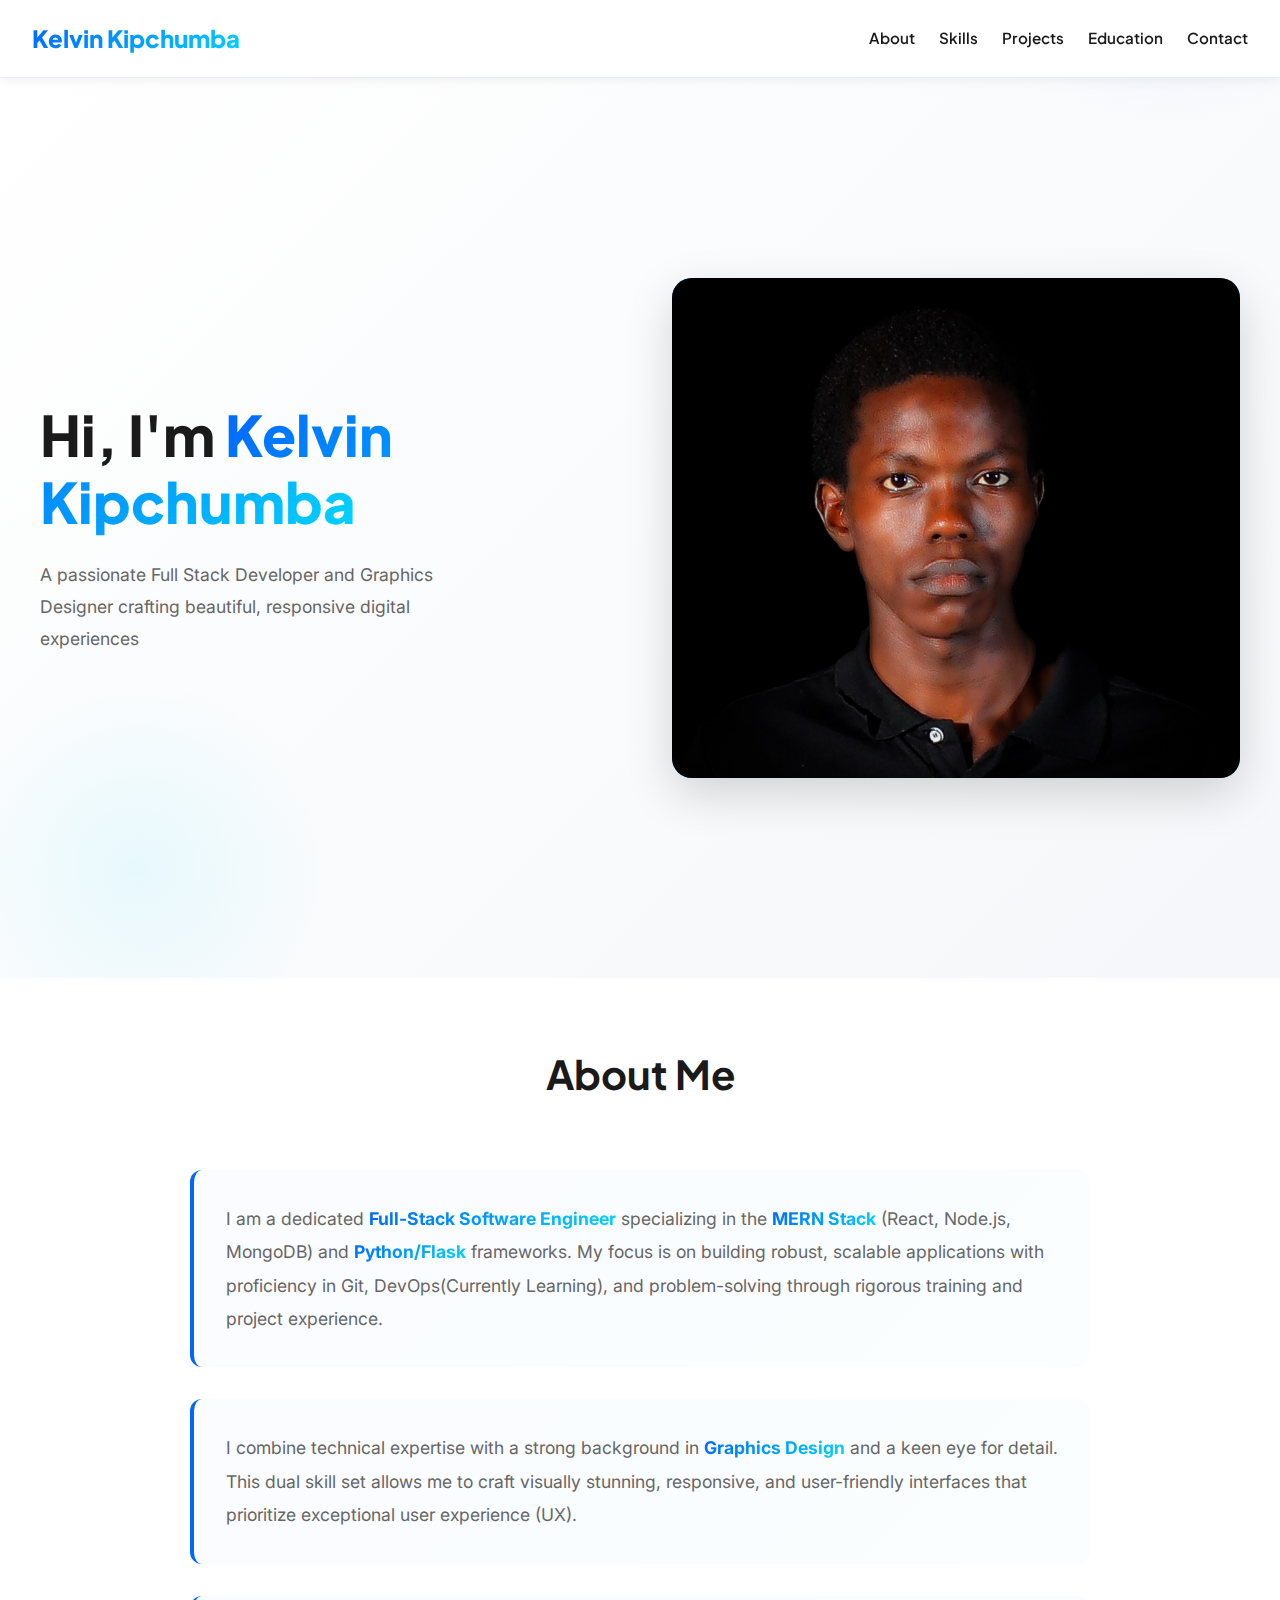
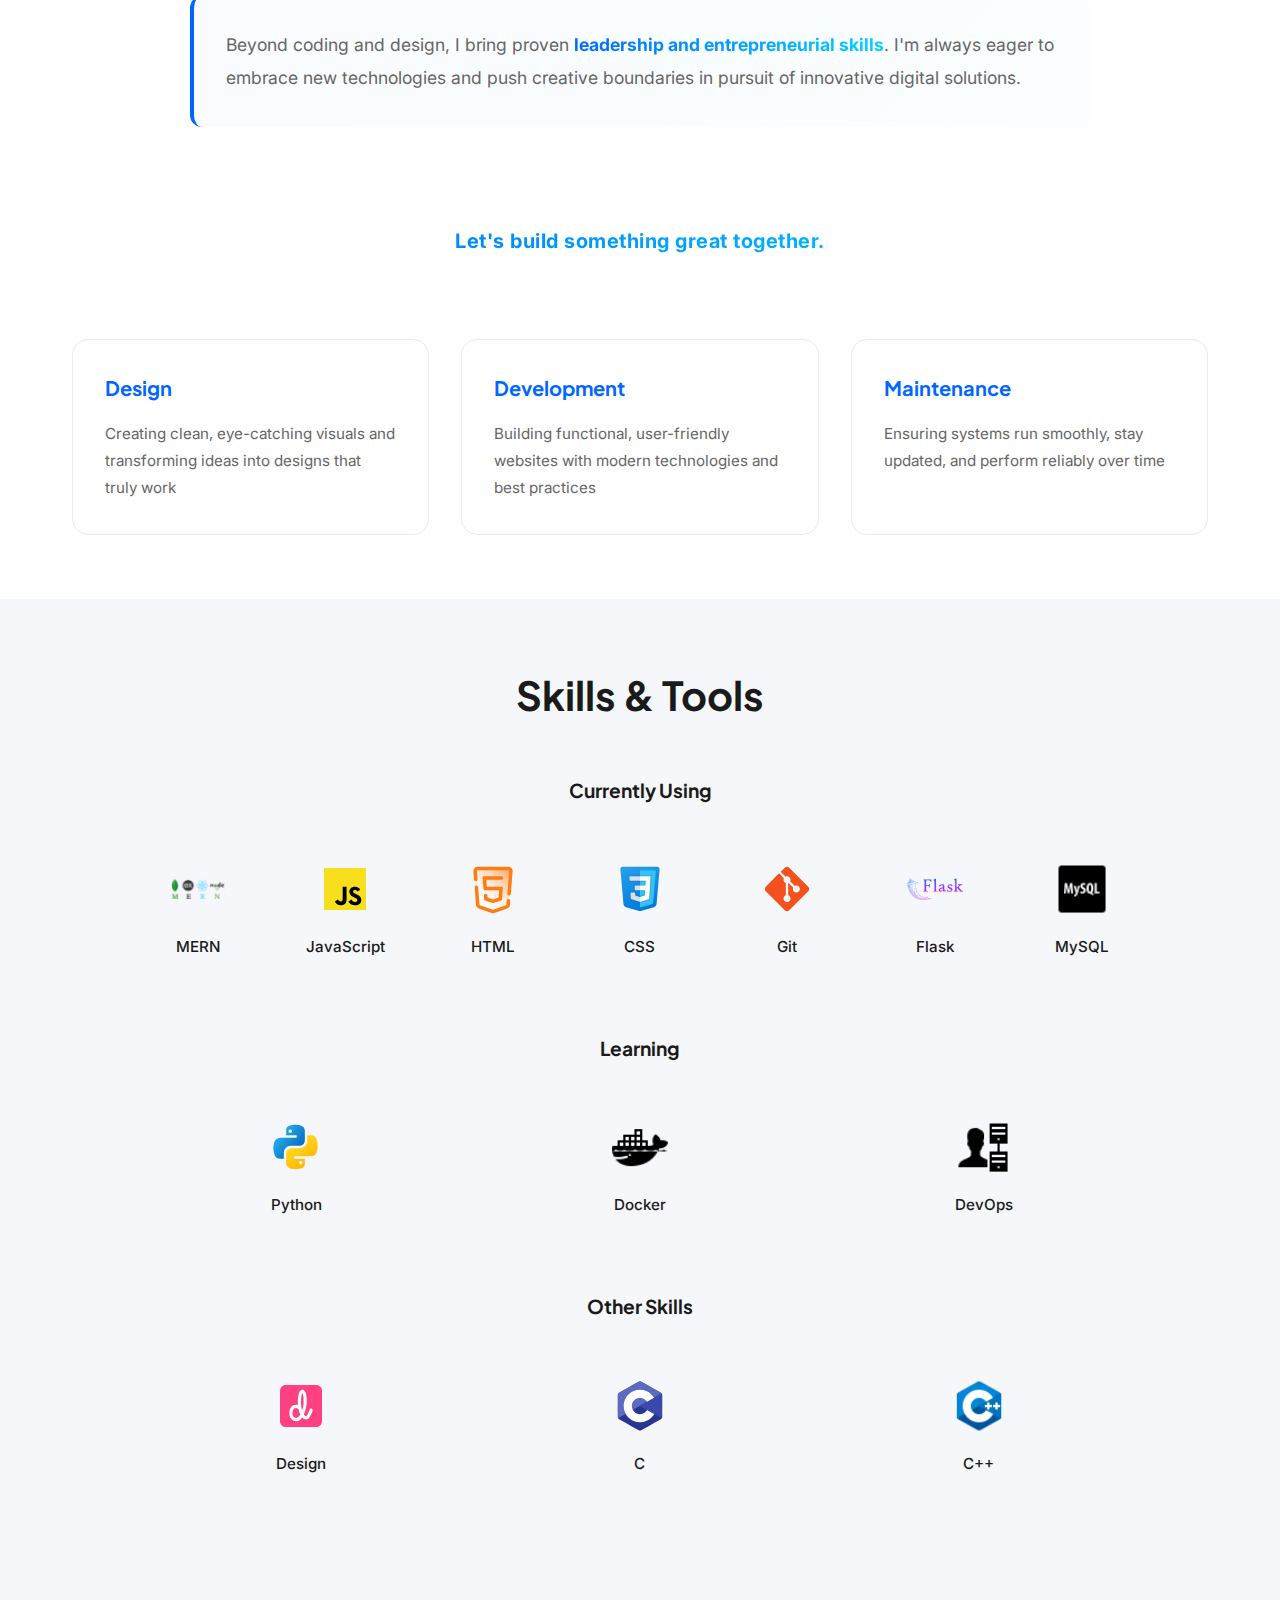
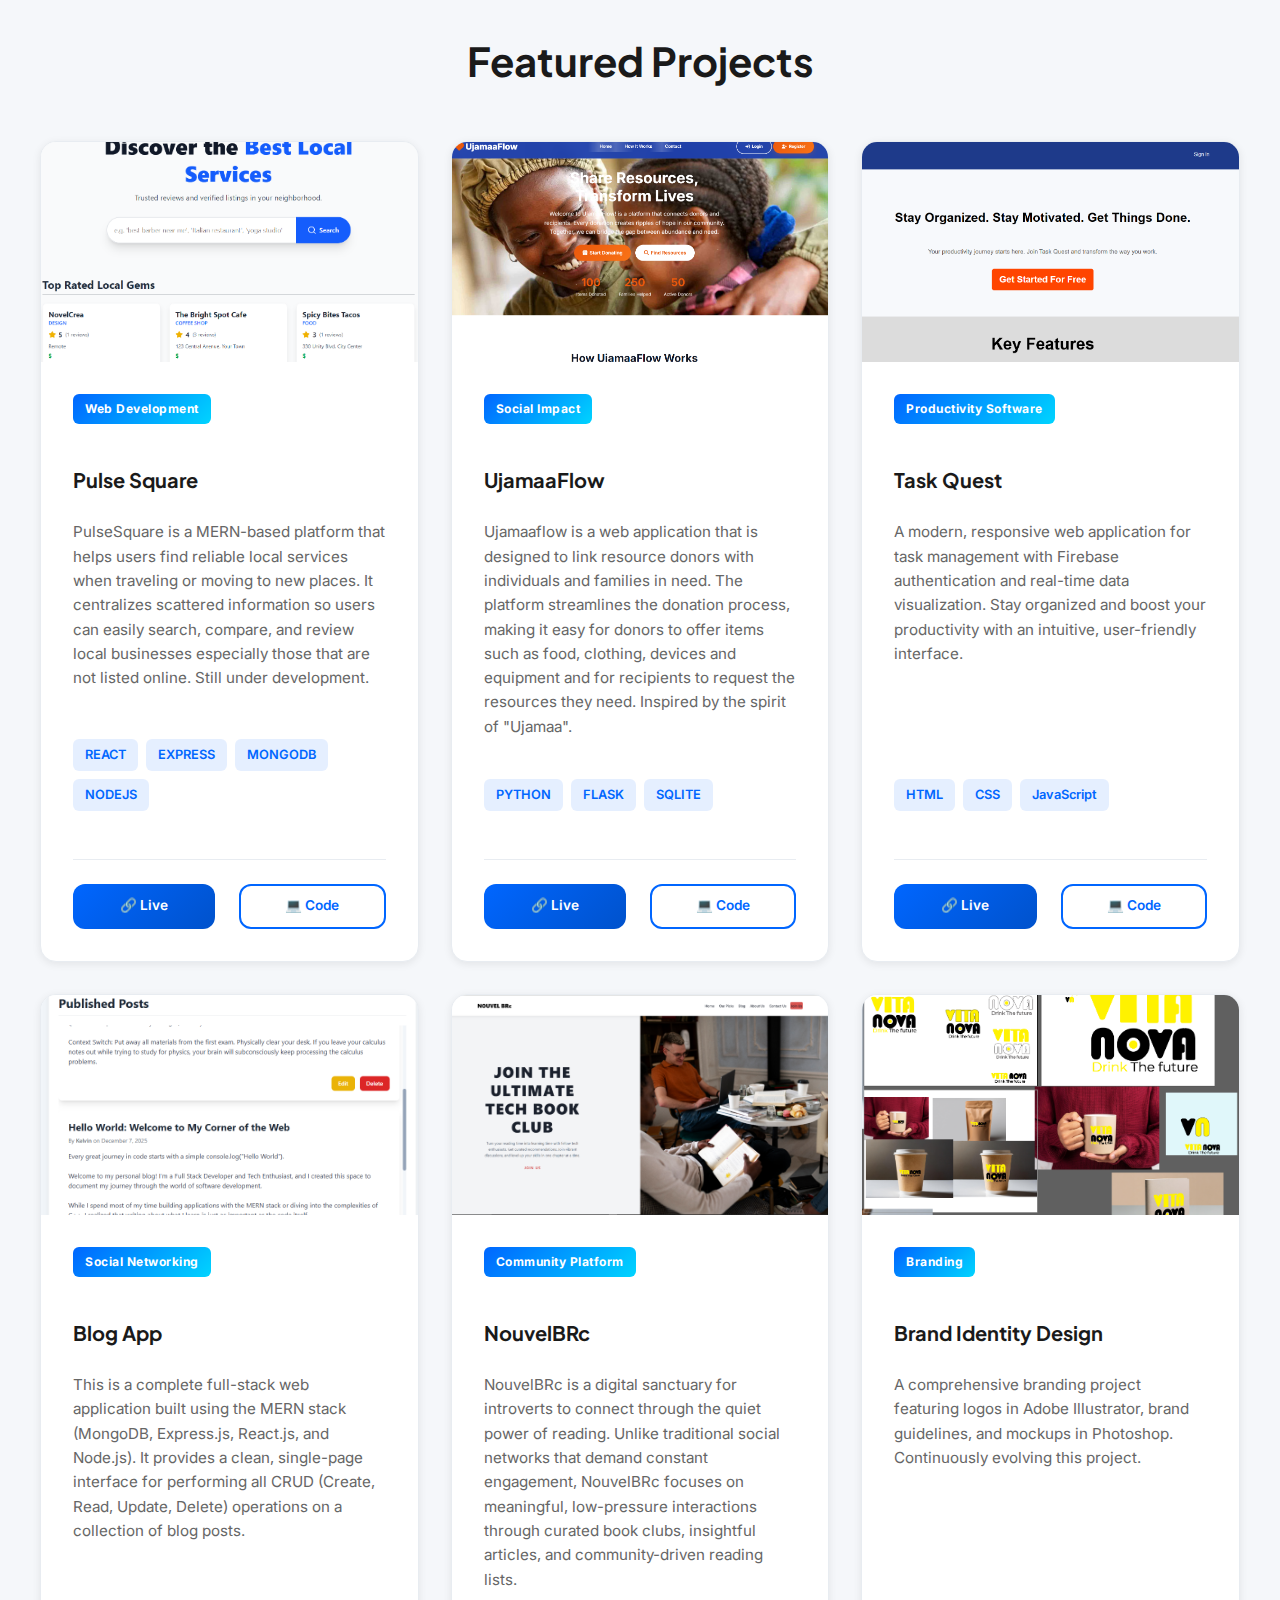
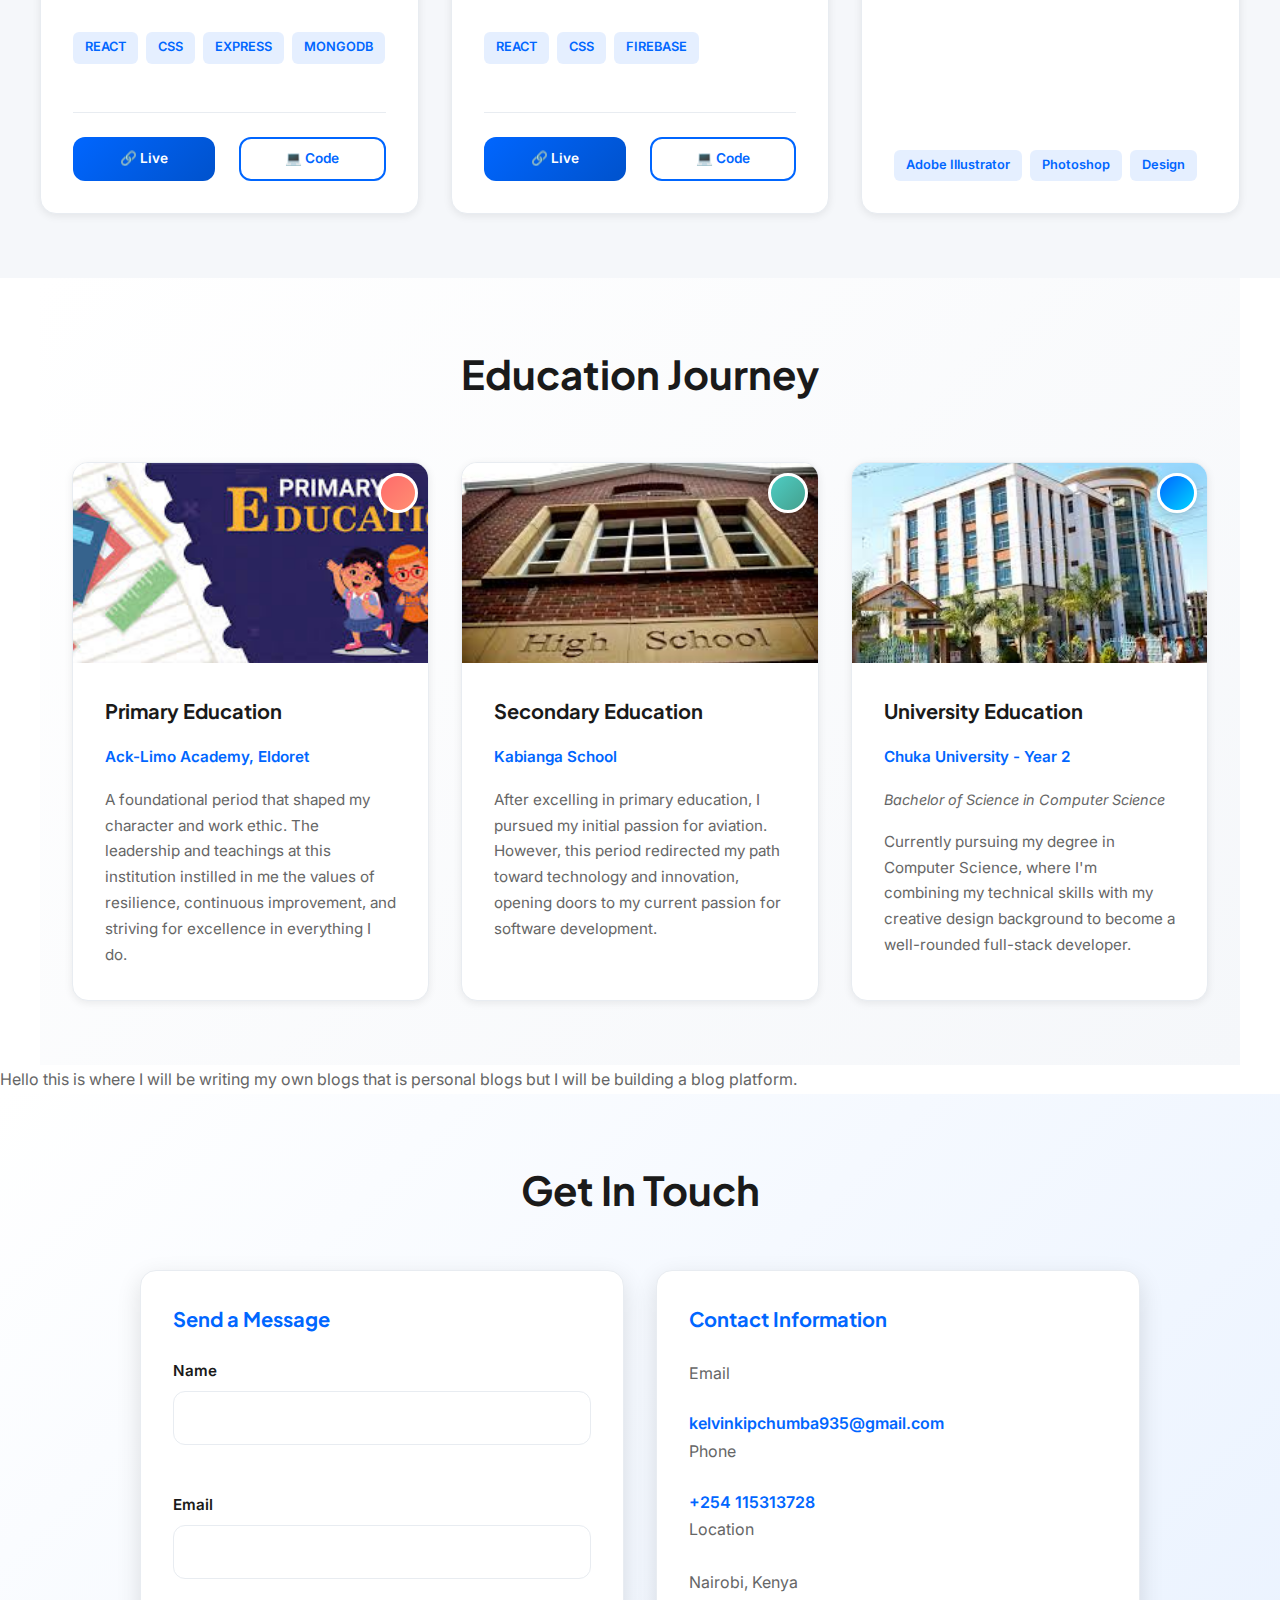
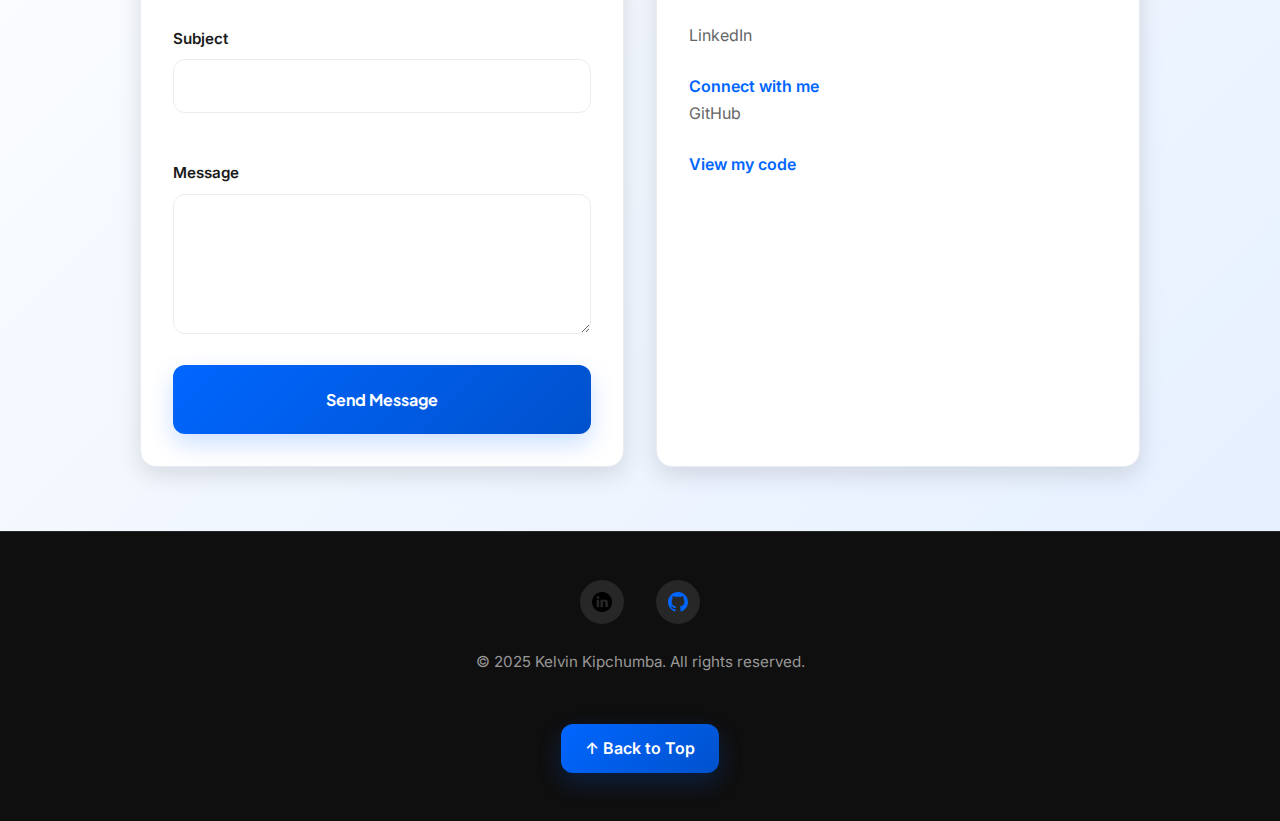
<file: index.html>
<!DOCTYPE html>
<html lang="en">
<head>
    <meta charset="UTF-8">
    <meta name="viewport" content="width=device-width, initial-scale=1.0">
    <title>Kelvin Kipchumba - Full Stack Developer & Designer</title>
    <link rel="stylesheet" href="style.css">
</head>
<body id="top">
  <nav class="navbar">
    <div class="logo">Kelvin Kipchumba</div>
    <button class="menu-toggle" aria-label="Toggle navigation menu">☰</button>
    <ul class="nav-links">
      <li><a href="#about">About</a></li>
      <li><a href="#skills">Skills</a></li>
      <li><a href="#projects">Projects</a></li>
      <li><a href="#education">Education</a></li>
      <li><a href="#contact">Contact</a></li>
    </ul>
  </nav>

  <section id="homepage-section">
    <div class="shapes">
      <div class="shape1">
        <h1 class="intro-text">Hi, I'm <strong>Kelvin Kipchumba</strong></h1>
        <p style="font-size: 1.1rem; color: #666; max-width: 400px;">
          A passionate Full Stack Developer and Graphics Designer crafting beautiful, responsive digital experiences
        </p>
      </div>
      <div class="shape2">
        <img src="img/me.jpg" alt="Kelvin Kipchumba - Profile Photo">
      </div>
    </div>
  </section>

  <section id="About-section">
    <h2 id="about">About Me</h2>
    <div class="about-container">
      <p class="about-text">
        I am a dedicated <strong>Full-Stack Software Engineer</strong> specializing in the <strong>MERN Stack</strong> (React, Node.js, MongoDB) and <strong>Python/Flask</strong> frameworks. My focus is on building robust, scalable applications with proficiency in Git, DevOps(Currently Learning), and problem-solving through rigorous training and project experience.
      </p>
      <p class="about-text">
        I combine technical expertise with a strong background in <strong>Graphics Design</strong> and a keen eye for detail. This dual skill set allows me to craft visually stunning, responsive, and user-friendly interfaces that prioritize exceptional user experience (UX).
      </p>
      <p class="about-text">
        Beyond coding and design, I bring proven <strong>leadership and entrepreneurial skills</strong>. I'm always eager to embrace new technologies and push creative boundaries in pursuit of innovative digital solutions.
      </p>
      <p class="about-cta">Let's build something great together.</p>
    </div>

    <section class="services">
      <div class="service">
        <h3>Design</h3>
        <p>Creating clean, eye-catching visuals and transforming ideas into designs that truly work</p>
      </div>
      <div class="service">
        <h3>Development</h3>
        <p>Building functional, user-friendly websites with modern technologies and best practices</p>
      </div>
      <div class="service">
        <h3>Maintenance</h3>
        <p>Ensuring systems run smoothly, stay updated, and perform reliably over time</p>
      </div>
    </section>
  </section>

  <section id="skills">
    <h2 class="skills">Skills & Tools</h2>
    
    <h3>Currently Using</h3>
    <div class="skills-grid">
      <div class="skill"><img src="img/mern.svg" alt="MERN Stack"><p>MERN</p></div>
       <div class="skill"><img src="img/js.svg" alt="JavaScript"><p>JavaScript</p></div>
      <div class="skill"><img src="img/html.svg" alt="HTML"><p>HTML</p></div>
      <div class="skill"><img src="img/css.svg" alt="CSS"><p>CSS</p></div>
      <div class="skill"><img src="img/git.svg" alt="Git"><p>Git</p></div>
      <div class="skill"><img src="img/flask.svg" alt="Flask"><p>Flask</p></div>
      <div class="skill"><img src="img/mysql.png" alt="MySQL"><p>MySQL</p></div>
    </div>

    <h3>Learning</h3>
    <div class="skills-grid">
      <div class="skill"><img src="img/python.svg" alt="Python"><p>Python</p></div>
      <div class="skill"><img src="img/docker.png" alt="Docker"><p>Docker</p></div>
      <div class="skill"><img src="img/devops.png" alt="DevOps"><p>DevOps</p></div>
    </div>

    <h3>Other Skills</h3>
    <div class="skills-grid other-skills">
      <div class="skill"><img src="img/desgin.svg" alt="Graphics Design"><p>Design</p></div>
      <div class="skill"><img src="img/c.svg" alt="C Programming"><p>C</p></div>
      <div class="skill"><img src="img/c++.png" alt="C++ Programming"><p>C++</p></div>
    </div>
  </section>


<section id="projects-section">
    <h2 id="projects">Featured Projects</h2>
    <section class="projects-list">
      <div class="projects-card">
        <div class="project-image">
          <img src="img/pulsesquare.png" alt="PulseSquare">
        </div>
        <div class="project-content">
          <span class="project-category">Web Development</span>
          <h3>Pulse Square</h3>
          <p>PulseSquare is a MERN-based platform that helps users find reliable local services when traveling or moving to new places. It centralizes scattered information so users can easily search, compare, and review local businesses  especially those that are not listed online. Still under development.</p>
          <div class="project-tags">
            <span class="tag">REACT</span>
            <span class="tag">EXPRESS</span>
            <span class="tag">MONGODB</span>
            <span class="tag">NODEJS</span>
          </div>
          <div class="project-links">
            <a href="https://pulse-square-6gsq.vercel.app/" target="_blank" class="btn-live">🔗 Live</a>
            <a href="https://github.com/KelvinKipchumba67/PulseSquare" class="btn-code">💻 Code</a>
          </div>
        </div>
      </div>

      <div class="projects-card">
        <div class="project-image">
          <img src="img/ujamaaflow.png" alt="UjamaaFlow">
        </div>
        <div class="project-content">
          <span class="project-category">Social Impact</span>
          <h3>UjamaaFlow</h3>
          <p>Ujamaaflow is a web application that is designed to link resource donors with individuals and families in need. The platform streamlines the donation process, making it easy for donors to offer items such as food, clothing, devices and equipment and for recipients to request the resources they need. Inspired by the spirit of "Ujamaa".</p>
          <div class="project-tags">
            <span class="tag">PYTHON</span>
            <span class="tag">FLASK</span>
            <span class="tag">SQLITE</span>
          </div>
          <div class="project-links">
            <a href="https://ujamaaflow.onrender.com/" target="_blank" class="btn-live">🔗 Live</a>
            <a href="https://github.com/RayOgeto/kool-projekt" class="btn-code">💻 Code</a>
          </div>
        </div>
      </div>

      <div class="projects-card">
        <div class="project-image">
          <img src="img/task quest.png" alt="Task quest">
        </div>
        <div class="project-content">
          <span class="project-category">Productivity Software</span>
          <h3>Task Quest</h3>
          <p>A modern, responsive web application for task management with Firebase authentication and real-time data visualization. Stay organized and boost your productivity with an intuitive, user-friendly interface.</p>
          <div class="project-tags">
            <span class="tag">HTML</span>
            <span class="tag">CSS</span>
            <span class="tag">JavaScript</span>
          </div>
          <div class="project-links">
            <a href="https://task-quest-task-manager.vercel.app/" target="_blank" class="btn-live">🔗 Live</a>
            <a href="https://github.com/KelvinKipchumba67/Task-Quest-task-manager-" class="btn-code">💻 Code</a>
          </div>
        </div>
      </div>

      <div class="projects-card">
        <div class="project-image">
          <img src="img/blog.png" alt="Background Animation">
        </div>
        <div class="project-content">
          <span class="project-category">Social Networking</span>
          <h3>Blog App</h3>
          <p>This is a complete full-stack web application built using the MERN stack (MongoDB, Express.js, React.js, and Node.js). It provides a clean, single-page interface for performing all CRUD (Create, Read, Update, Delete) operations on a collection of blog posts.</p>
          <div class="project-tags">
            <span class="tag">REACT</span>
            <span class="tag">CSS</span>
            <span class="tag">EXPRESS</span>
            <span class="tag">MONGODB</span>
          </div>
          <div class="project-links">
            <a href="https://blog-app-mern-tau.vercel.app/" target="_blank" class="btn-live">🔗 Live</a>
            <a href="https://github.com/KelvinKipchumba67/blog-App-Mern" class="btn-code">💻 Code</a>
          </div>
        </div>
      </div>

      <div class="projects-card">
        <div class="project-image">
          <img src="img/nouvelBRc screenshot1.png" alt="NouvelBRc Image">
        </div>
        <div class="project-content">
          <span class="project-category">Community Platform</span>
          <h3>NouvelBRc</h3>
          <p>NouvelBRc is a digital sanctuary for introverts to connect through the quiet power of reading. Unlike traditional social networks that demand constant engagement, NouvelBRc focuses on meaningful, low-pressure interactions through curated book clubs, insightful articles, and community-driven reading lists.</p>
          <div class="project-tags">
            <span class="tag">REACT</span>
            <span class="tag">CSS</span>
            <span class="tag">FIREBASE</span>
          </div>
          <div class="project-links">
            <a href="https://nouvel-brc.vercel.app/" class="btn-live">🔗 Live</a>
            <a href="https://github.com/KelvinKipchumba67/NouvelBRc" class="btn-code">💻 Code</a>
          </div>
        </div>
      </div>

      <div class="projects-card">
        <div class="project-image">
          <img src="img/design.png" alt="Brand Identity Design">
        </div>
        <div class="project-content">
          <span class="project-category">Branding</span>
          <h3>Brand Identity Design</h3>
          <p>A comprehensive branding project featuring logos in Adobe Illustrator, brand guidelines, and mockups in Photoshop. Continuously evolving this project.</p>
          <div class="project-tags">
            <span class="tag">Adobe Illustrator</span>
            <span class="tag">Photoshop</span>
            <span class="tag">Design</span>
          </div>
          <!-- <div class="project-links">
            <a href="#" class="btn-live">🔗 Live</a>
            <a href="https://github.com/KelvinKipchumba67" class="btn-code">💻 Code</a>
          </div> -->
        </div>
      </div>
    </section>
  </section>





  <section id="education">
    <h2 style="grid-column: 1 / -1; text-align: center;">Education Journey</h2>
    
    <div class="education-card">
      <div class="education-timeline">
        <div class="timeline-dot primary"></div>
      </div>
      <img src="img/primary.png" alt="Primary Education">
      <div class="education-content">
        <h3>Primary Education</h3>
        <p class="education-school">Ack-Limo Academy, Eldoret</p>
        <p class="education-description">A foundational period that shaped my character and work ethic. The leadership and teachings at this institution instilled in me the values of resilience, continuous improvement, and striving for excellence in everything I do.</p>
      </div>
    </div>

    <div class="education-card">
      <div class="education-timeline">
        <div class="timeline-dot secondary"></div>
      </div>
      <img src="img/highschool.png" alt="Secondary Education">
      <div class="education-content">
        <h3>Secondary Education</h3>
        <p class="education-school">Kabianga School</p>
        <p class="education-description">After excelling in primary education, I pursued my initial passion for aviation. However, this period redirected my path toward technology and innovation, opening doors to my current passion for software development.</p>
      </div>
    </div>

    <div class="education-card">
      <div class="education-timeline">
        <div class="timeline-dot university"></div>
      </div>
      <img src="img/uni.png" alt="University Education">
      <div class="education-content">
        <h3>University Education</h3>
        <p class="education-school">Chuka University - Year 2</p>
        <p class="education-major">Bachelor of Science in Computer Science</p>
        <p class="education-description">Currently pursuing my degree in Computer Science, where I'm combining my technical skills with my creative design background to become a well-rounded full-stack developer.</p>
      </div>
    </div>
  </section>

  <section id="blog">
    <p>Hello this is where I will be writing my own blogs that is personal blogs but I will be building a blog platform.</p>
  </section>

  
  <section id="contact_me">
    <h2 id="contact">Get In Touch</h2>

    <div class="contact-wrapper">
      <div class="contact-form-section">
        <h3>Send a Message</h3>
        <form action="https://formspree.io/f/movgkwgn" method="POST" class="contact-form">
          <label for="name">Name</label>
          <input type="text" id="name" name="name" required />

          <label for="email">Email</label>
          <input type="email" id="email" name="email" required />

          <label for="subject">Subject</label>
          <input type="text" id="subject" name="subject" required />

          <label for="message">Message</label>
          <textarea id="message" name="message" required></textarea>

          <button type="submit">Send Message</button>
        </form>
      </div>

      <div class="contact-info-section">
        <h3>Contact Information</h3>
        <div class="contact-info-cards">
          <div class="contact-info-card">
            <!-- <span class="contact-icon">✉</span> -->
            <div class="contact-info-content">
              <p class="contact-label">Email</p>
              <a href="mailto:kelvinkipchumba935@gmail.com">kelvinkipchumba935@gmail.com</a>
            </div>
          </div>
          <div class="contact-info-card">
            <!-- <span class="contact-icon">📞</span> -->
            <div class="contact-info-content">
              <p class="contact-label">Phone</p>
              <a href="tel:+254115313728">+254 115313728</a>
            </div>
          </div>
          <div class="contact-info-card">
            <!-- <span class="contact-icon">📍</span> -->
            <div class="contact-info-content">
              <p class="contact-label">Location</p>
              <p>Nairobi, Kenya</p>
            </div>
          </div>
          <div class="contact-info-card">
            <!-- <span class="contact-icon">💼</span> -->
            <div class="contact-info-content">
              <p class="contact-label">LinkedIn</p>
              <a href="https://www.linkedin.com/in/kelvin-kipchumba67" target="_blank">Connect with me</a>
            </div>
          </div>
          <div class="contact-info-card">
            <!-- <span class="contact-icon">💻</span> -->
            <div class="contact-info-content">
              <p class="contact-label">GitHub</p>
              <a href="https://github.com/KelvinKipchumba67" target="_blank">View my code</a>
            </div>
          </div>
        </div>
      </div>
    </div>
  </section>

  <footer class="site-footer">
    <div class="social-links">
      <a href="https://www.linkedin.com/in/kelvin-kipchumba-a03980332/" target="_blank" rel="noopener noreferrer" aria-label="LinkedIn">
        <img src="img/linkedin.png" alt="LinkedIn">
      </a>
      <a href="https://github.com/KelvinKipchumba67" target="_blank" rel="noopener noreferrer" aria-label="GitHub">
        <svg width="24" height="24" viewBox="0 0 24 24" fill="currentColor"><path d="M12 0c-6.626 0-12 5.373-12 12 0 5.302 3.438 9.8 8.207 11.387.599.111.793-.261.793-.577v-2.234c-3.338.726-4.033-1.416-4.033-1.416-.546-1.387-1.333-1.756-1.333-1.756-1.089-.745.083-.729.083-.729 1.205.084 1.839 1.237 1.839 1.237 1.07 1.834 2.807 1.304 3.492.997.107-.775.418-1.305.762-1.604-2.665-.305-5.467-1.334-5.467-5.931 0-1.311.469-2.381 1.236-3.221-.124-.303-.535-1.524.117-3.176 0 0 1.008-.322 3.301 1.23.957-.266 1.983-.399 3.003-.404 1.02.005 2.047.138 3.006.404 2.291-1.552 3.297-1.23 3.297-1.23.653 1.653.242 2.874.118 3.176.77.84 1.235 1.911 1.235 3.221 0 4.609-2.807 5.624-5.479 5.921.43.372.823 1.102.823 2.222v 3.293c0 .319.192.694.801.576 4.765-1.589 8.199-6.086 8.199-11.386 0-6.627-5.373-12-12-12z"/></svg>
      </a>
    </div>
    <p>&copy; 2025 Kelvin Kipchumba. All rights reserved.</p>
    <a href="#top" class="back-to-top">↑ Back to Top</a>
  </footer>

  <script>
    document.addEventListener("DOMContentLoaded", function () {
      const toggleButton = document.querySelector(".menu-toggle");
      const navLinks = document.querySelector(".nav-links");

      toggleButton.addEventListener("click", function () {
        navLinks.classList.toggle("active");
      });

      // Close menu when a link is clicked
      navLinks.querySelectorAll("a").forEach(link => {
        link.addEventListener("click", () => {
          navLinks.classList.remove("active");
        });
      });
    });
  </script>
</body>
</html>
</file>
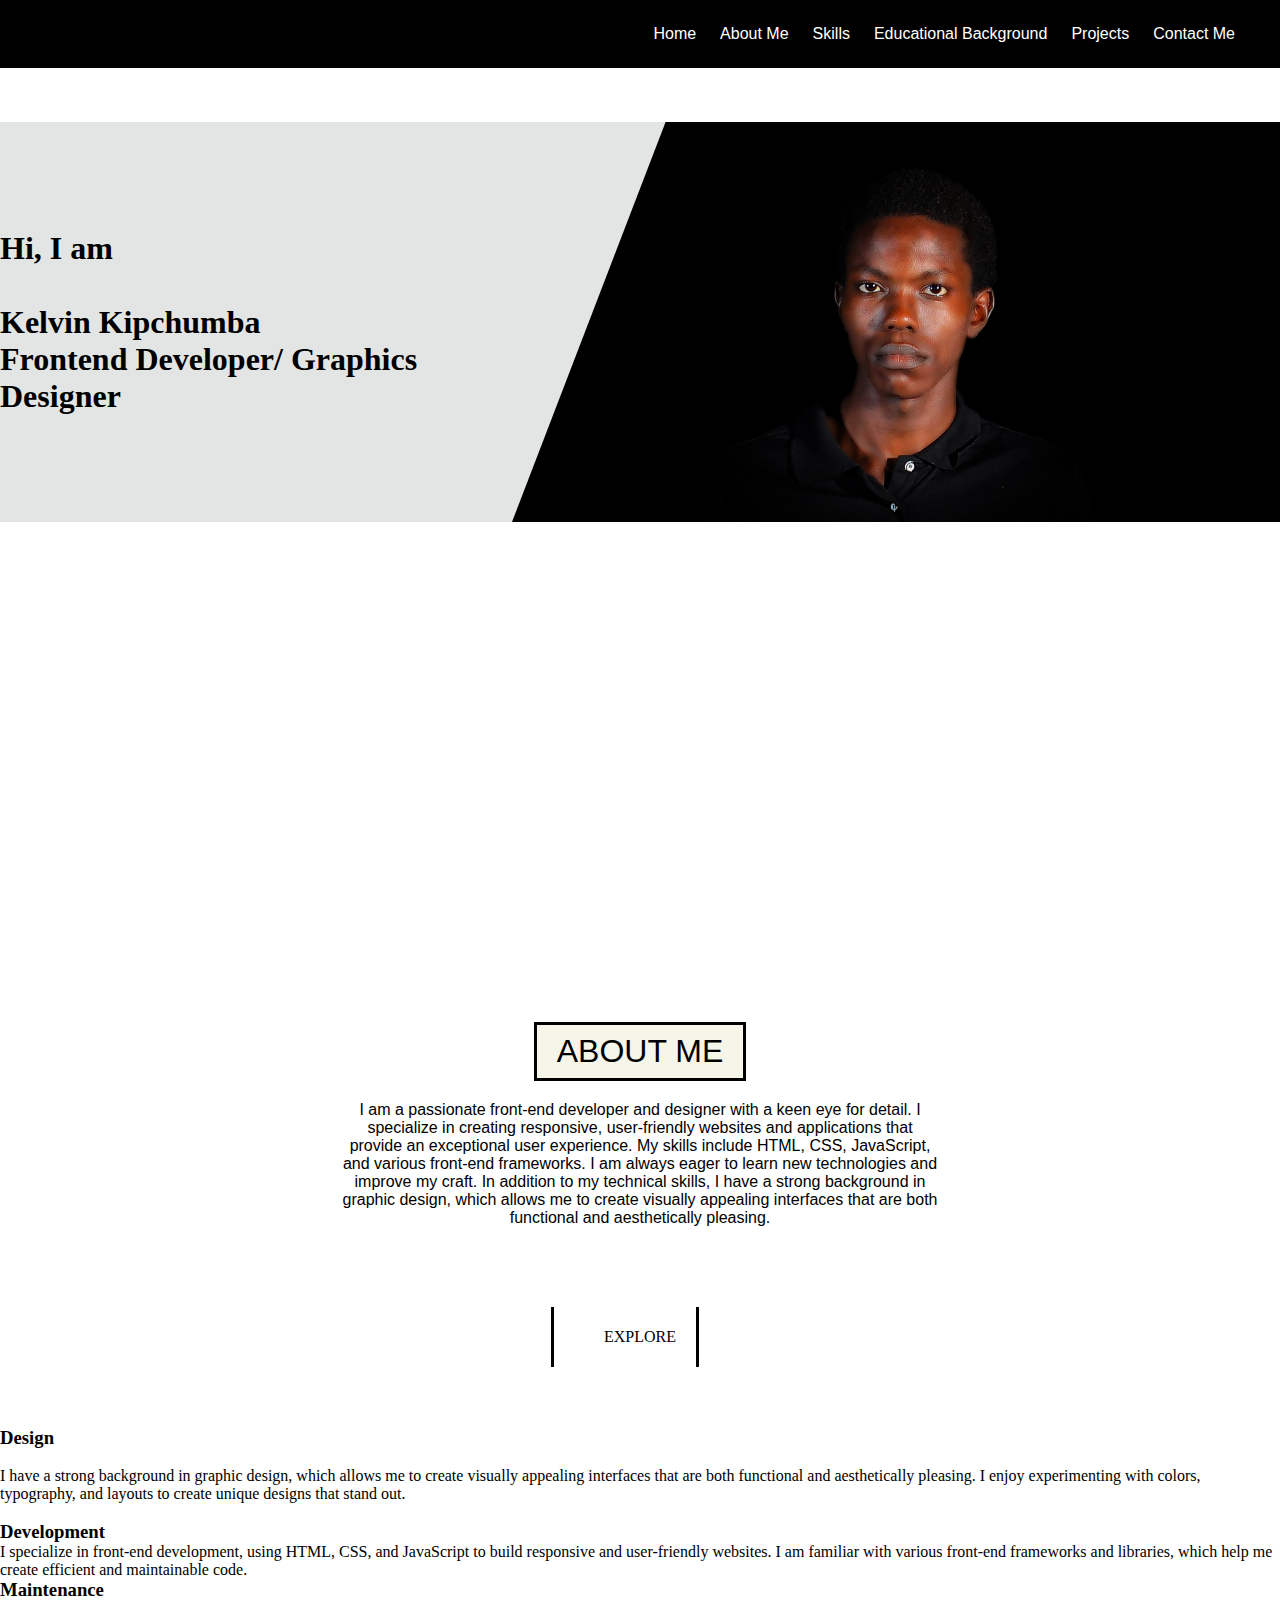
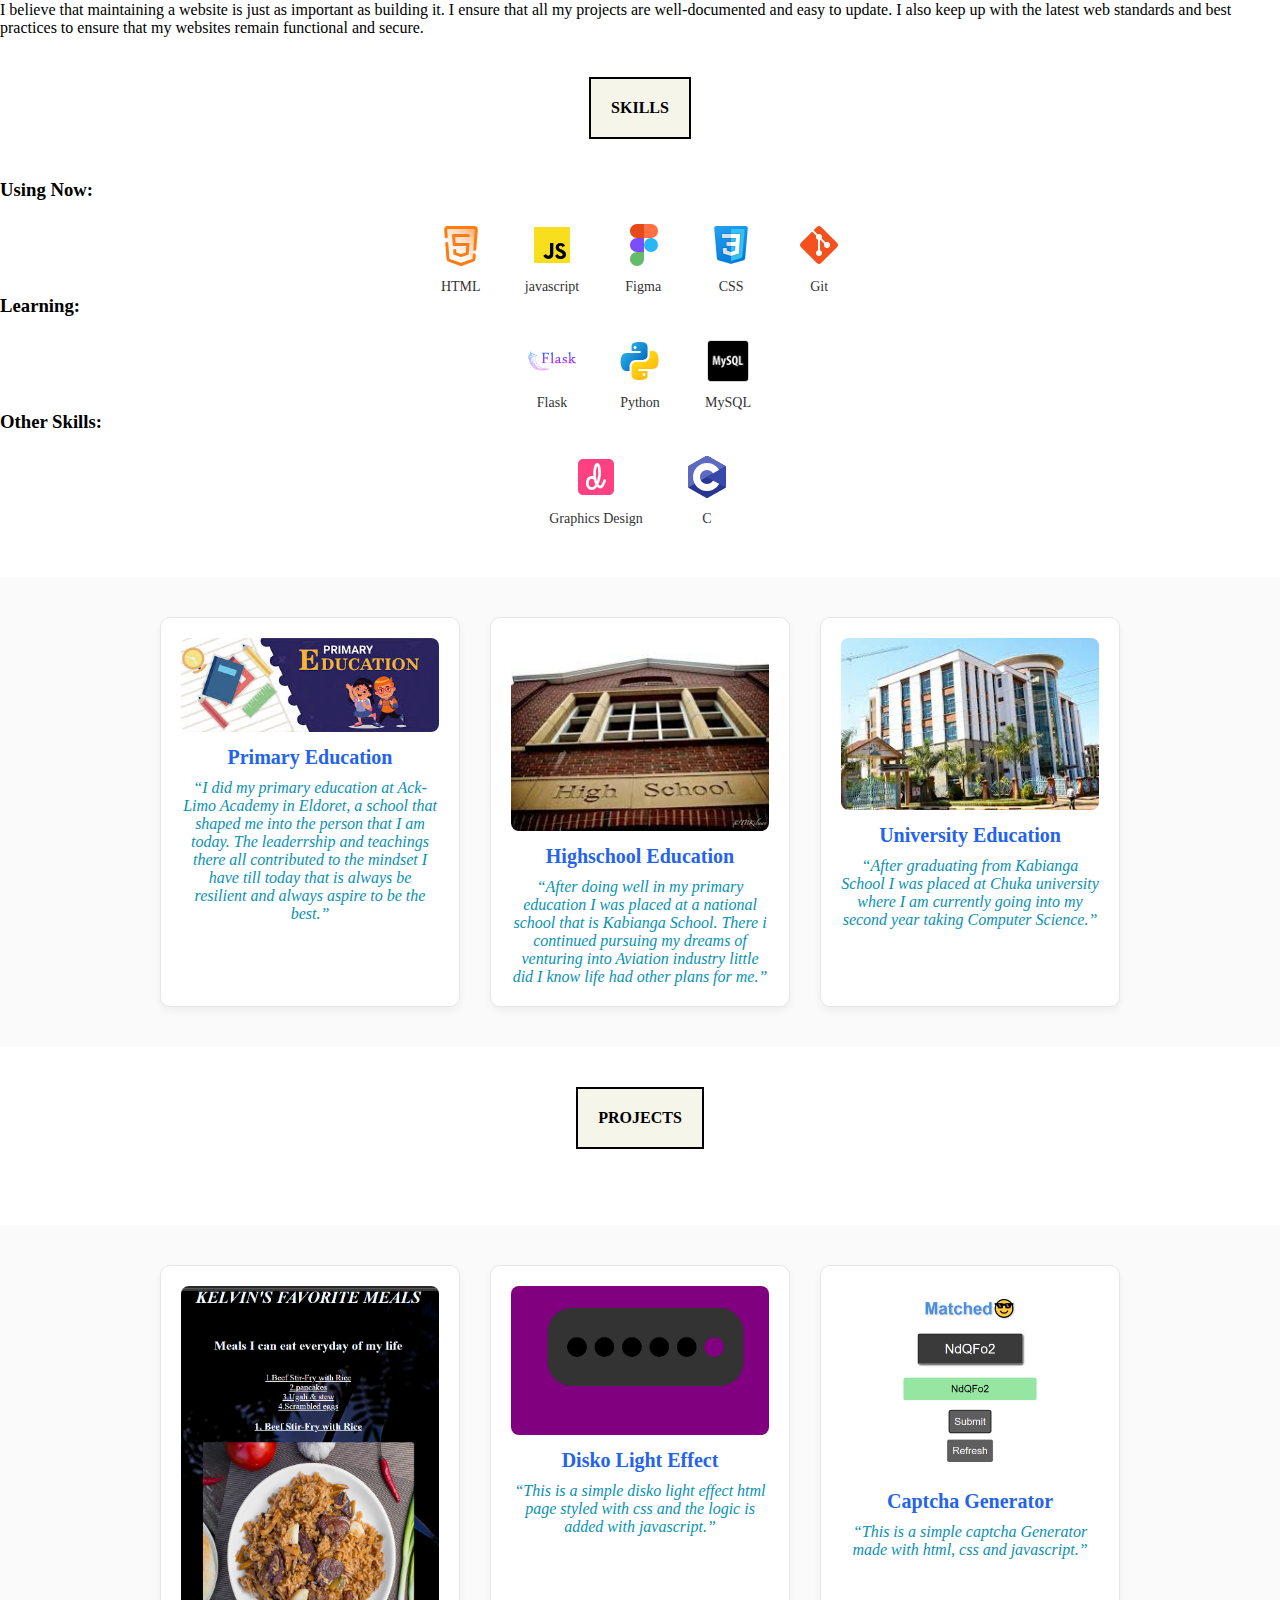
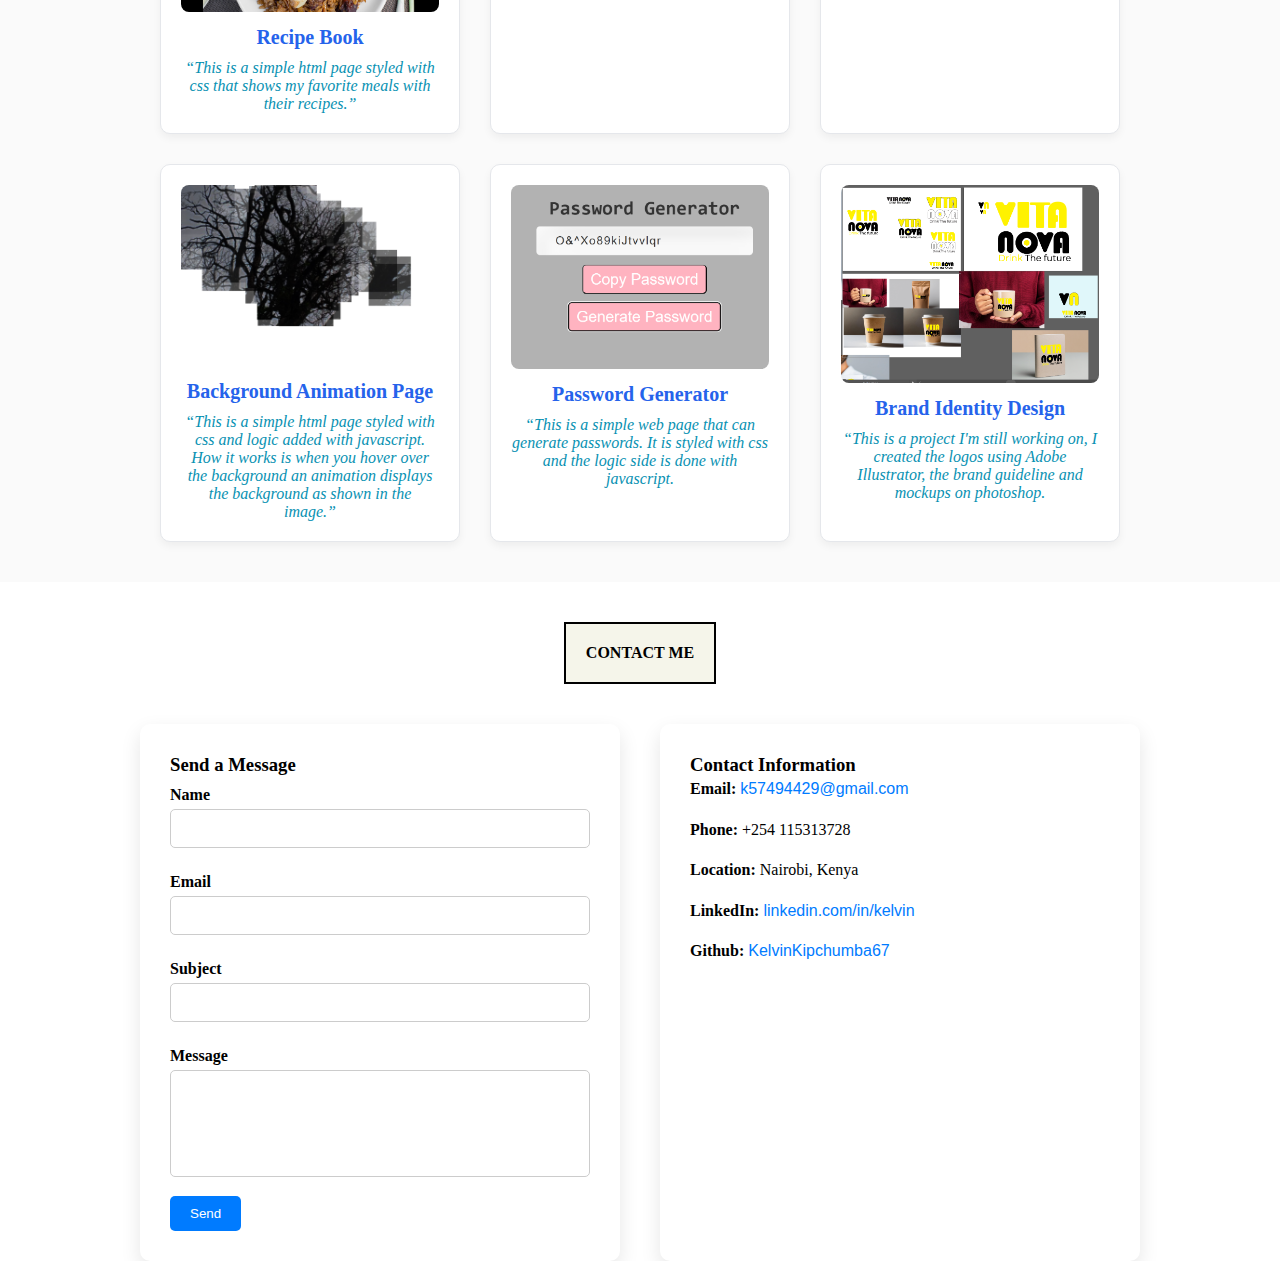
<file: plp hackathon/index.html>
<!DOCTYPE html>
<html lang="en">
<head>
    <meta charset="UTF-8">
    <meta name="viewport" content="width=device-width, initial-scale=1.0">
    <title>Kelvin Kipchumba</title>
    <link rel="stylesheet" href="style.css">
</head>
<body>
    <section id="header-secttion">
        <nav class="top-nav-bar">
            <header>
            <ul id="navbar_links">
                <li><a href="#homepage-section">Home</a></li>
                <li><a href="#About-section">About Me</a></li>
                <li><a href="#skills-section">Skills</a></li>
                <li><a href="#education">Educational Background</a></li>
                <li><a href="#projects-section">Projects</a></li>
                <li><a href="#contact_me">Contact Me</a></li>
            </ul>
            </header>
        </nav>
    </section><br><br><br>


    <section id="homepage-section">


        <div class="shapes">
            <div class="shape1"><h1 class="intro-text">Hi, I am <br> <br>Kelvin Kipchumba <br>Frontend Developer/ Graphics Designer</h1></div>
            <div class="shape2"></div>
            <!-- <div class="shape3"><p>Hi, I’m Kelvin Kipchumba, a passionate front-end developer and designer. I enjoy turning complex problems into simple, beautiful, and intuitive interfaces. Whether it's building responsive websites, styling sleek layouts, or experimenting with new tech — I love creating things that live on the web. </p>
            </div> -->
        </div>
        
    </section>

    <section id="About-section">
        <center><h1 id="about-me">ABOUT ME</h1></center>
        <article>
        <p class="about-text">
            I am a passionate front-end developer and designer with a keen eye for detail. I specialize in creating responsive, user-friendly websites and applications that provide an exceptional user experience. My skills include HTML, CSS, JavaScript, and various front-end frameworks. I am always eager to learn new technologies and improve my craft. In addition to my technical skills, I have a strong background in graphic design, which allows me to create visually appealing interfaces that are both functional and aesthetically pleasing.
        </p>
        </article>
        <div class="explore">
            <span>EXPLORE</span>
        </div>

    <div class="about-sections">
        <div class="about-section">
            <h3>Design</h3>
            <br>
            I have a strong background in graphic design, which allows me to create visually appealing interfaces that are both functional and aesthetically pleasing. I enjoy experimenting with colors, typography, and layouts to create unique designs that stand out.
        </div>
        <br>
        <div class="about-section">
            <h3>Development</h3>
            I specialize in front-end development, using HTML, CSS, and JavaScript to build responsive and user-friendly websites. I am familiar with various front-end frameworks and libraries, which help me create efficient and maintainable code.
        </div>

        <div class="maintenance">
            <h3>Maintenance</h3>
            <blockquote>I believe that maintaining a website is just as important as building it. I ensure that all my projects are well-documented and easy to update. I also keep up with the latest web standards and best practices to ensure that my websites remain functional and secure.</blockquote>
        </div>

    </div>
    </section>


<section>
  <div id="skills-section">
    <center><h2>SKILLS</h2></center>
    <!-- Using Now -->
    <h3>Using Now:</h3>
    <div class="skills-grid">
      <div class="skill"><img src="img/html.svg" alt="HTML"><p>HTML</p></div>
      <div class="skill"><img src="img/js.svg" alt="JavaScript"><p>javascript</p></div>
      <div class="skill"><img src="img/figma.svg" alt="Figma"><p>Figma</p></div>
      <div class="skill"><img src="img/css.svg" alt="CSS"><p>CSS</p></div>
      <div class="skill"><img src="img/git.svg" alt="Git"><p>Git</p></div>
    </div>

    <!-- Learning -->
    <h3>Learning:</h3>
    <div class="skills-grid">
      <div class="skill"><img src="img/flask.svg" alt="Flask"><p>Flask</p></div>
      <div class="skill"><img src="img/python.svg" alt="Python"><p>Python</p></div>
      <div class="skill"><img src="img/mysql.png" alt="MySQL"><p>MySQL</p></div>
    </div>

    <!-- Other Skills -->
    <h3>Other Skills:</h3>
    <div class="skills-grid">
      <div class="skill"><img src="img/desgin.svg" alt="Graphics"><p>Graphics Design</p></div>
      <div class="skill"><img src="img/c.svg" alt="C"><p>C</p></div>
    </div>
  </div>
</section>

<section id="education">
    
<div class="education-card">
                <img src="img/primary.png" alt="primary">
                <h3>Primary Education</h3>
                <blockquote>“I did my primary education at Ack-Limo Academy in Eldoret, a school that shaped me into the person that I am today. The leaderrship and teachings there all contributed to the mindset I have till today that is always be resilient and always aspire to be the best.”</blockquote>
            </div>
            <!-- primary -->
            <div class="education-card">
                <img src="img/highschool.png" alt="Highschool">
                <h3>Highschool Education</h3>
                <blockquote>“After doing well in my primary education I was placed at a national school that is Kabianga School. There i continued pursuing my dreams of venturing into Aviation industry little did I know life had other plans for me.”</blockquote>
                </div>

                <!-- High school -->
            <div class="education-card">
                <img src="img/uni.png" alt="Snippet of the page">
                <h3> University Education</h3>
                <blockquote>“After graduating from Kabianga School I was placed at Chuka university where I am currently going into my second year taking Computer Science.”</blockquote>
            </div>
</section>
    <section id="projects-section">
        <center><h2 class="projec">PROJECTS</h2></center> <br><br>
        <section class="projects-list">
            <!-- project 1 -->
            <div class="projects-card">
                <img src="img/recipebook.png" alt="Snippet of the page">
                <h3>Recipe Book</h3>
                <blockquote>“This is a simple html page styled with css that shows my favorite meals with their recipes.”</blockquote>
            </div>
            <!-- project 2 -->
            <div class="projects-card">
                <img src="img/diskolight effect.png" alt="Snippet of the page">
                <h3>Disko Light Effect</h3>
                <blockquote>“This is a simple disko light effect html page  styled with css and the logic is added with javascript.”</blockquote>
                </div>

                <!-- project 3 -->
            <div class="projects-card">
                <img src="img/captcha gen.png" alt="Snippet of the page">
                <h3> Captcha Generator</h3>
                <blockquote>“This is a simple captcha Generator made with html, css and javascript.”</blockquote>
            </div>

            <!-- project 4 -->
            <div class="projects-card">
                <img src="img/background Anime.png" alt="Snippet of the page">
                <h3> Background Animation Page</h3>
                <blockquote>“This is a simple html page styled with css and logic added with javascript. How it works is when you hover over the background an animation displays the background as shown in the image.”</blockquote>
            </div>

              <!-- project 5 -->
            <div class="projects-card">
                <img src="img/password gen.png" alt="Snippet of the page">
                <h3> Password Generator</h3>
                <blockquote>“This is a simple web page that can generate passwords. It is styled with css and the logic side is done with javascript.</blockquote>
            </div>

            <!-- project 6 -->
            <div class="projects-card">
                <img src="img/design.png" alt="Snippet of the page">
                <h3> Brand Identity Design</h3>
                <blockquote>“This is a project I'm still working on, I created the logos using Adobe Illustrator, the brand guideline and mockups on photoshop. </blockquote>
            </div>

        </section>
    </section>

    <section id="contact_me">
    <center><h2>CONTACT ME</h2></center>

    <div class="contact-wrapper">
    <!-- Contact Form Section -->
      <div class="contact-form-section">
      <h3>Send a Message</h3>
      <form class="contact-form">
        <label for="name">Name</label>
        <input type="text" id="name" name="name" required />

        <label for="email">Email</label>
        <input type="email" id="email" name="email" required />

        <label for="subject">Subject</label>
        <input type="text" id="subject" name="subject" required />

        <label for="message">Message</label>
        <textarea id="message" name="message" rows="5" required></textarea>

        <button type="submit">Send</button>
       </form>
    </div>

    <!-- Contact Info Section -->
    <div class="contact-info-section">
      <h3>Contact Information</h3>
      <p><strong>Email:</strong> <a href="mailto:kelvin@example.com">k57494429@gmail.com</a></p>
      <p><strong>Phone:</strong> +254 115313728</p>
      <p><strong>Location:</strong> Nairobi, Kenya</p>
      <p><strong>LinkedIn:</strong> <a href="#">linkedin.com/in/kelvin</a></p>
      <p><strong>Github:</strong> <a href="https://github.com/KelvinKipchumba67">KelvinKipchumba67</a></p>
    </div>
  </div>
    </section>
</body>
</html>
</file>
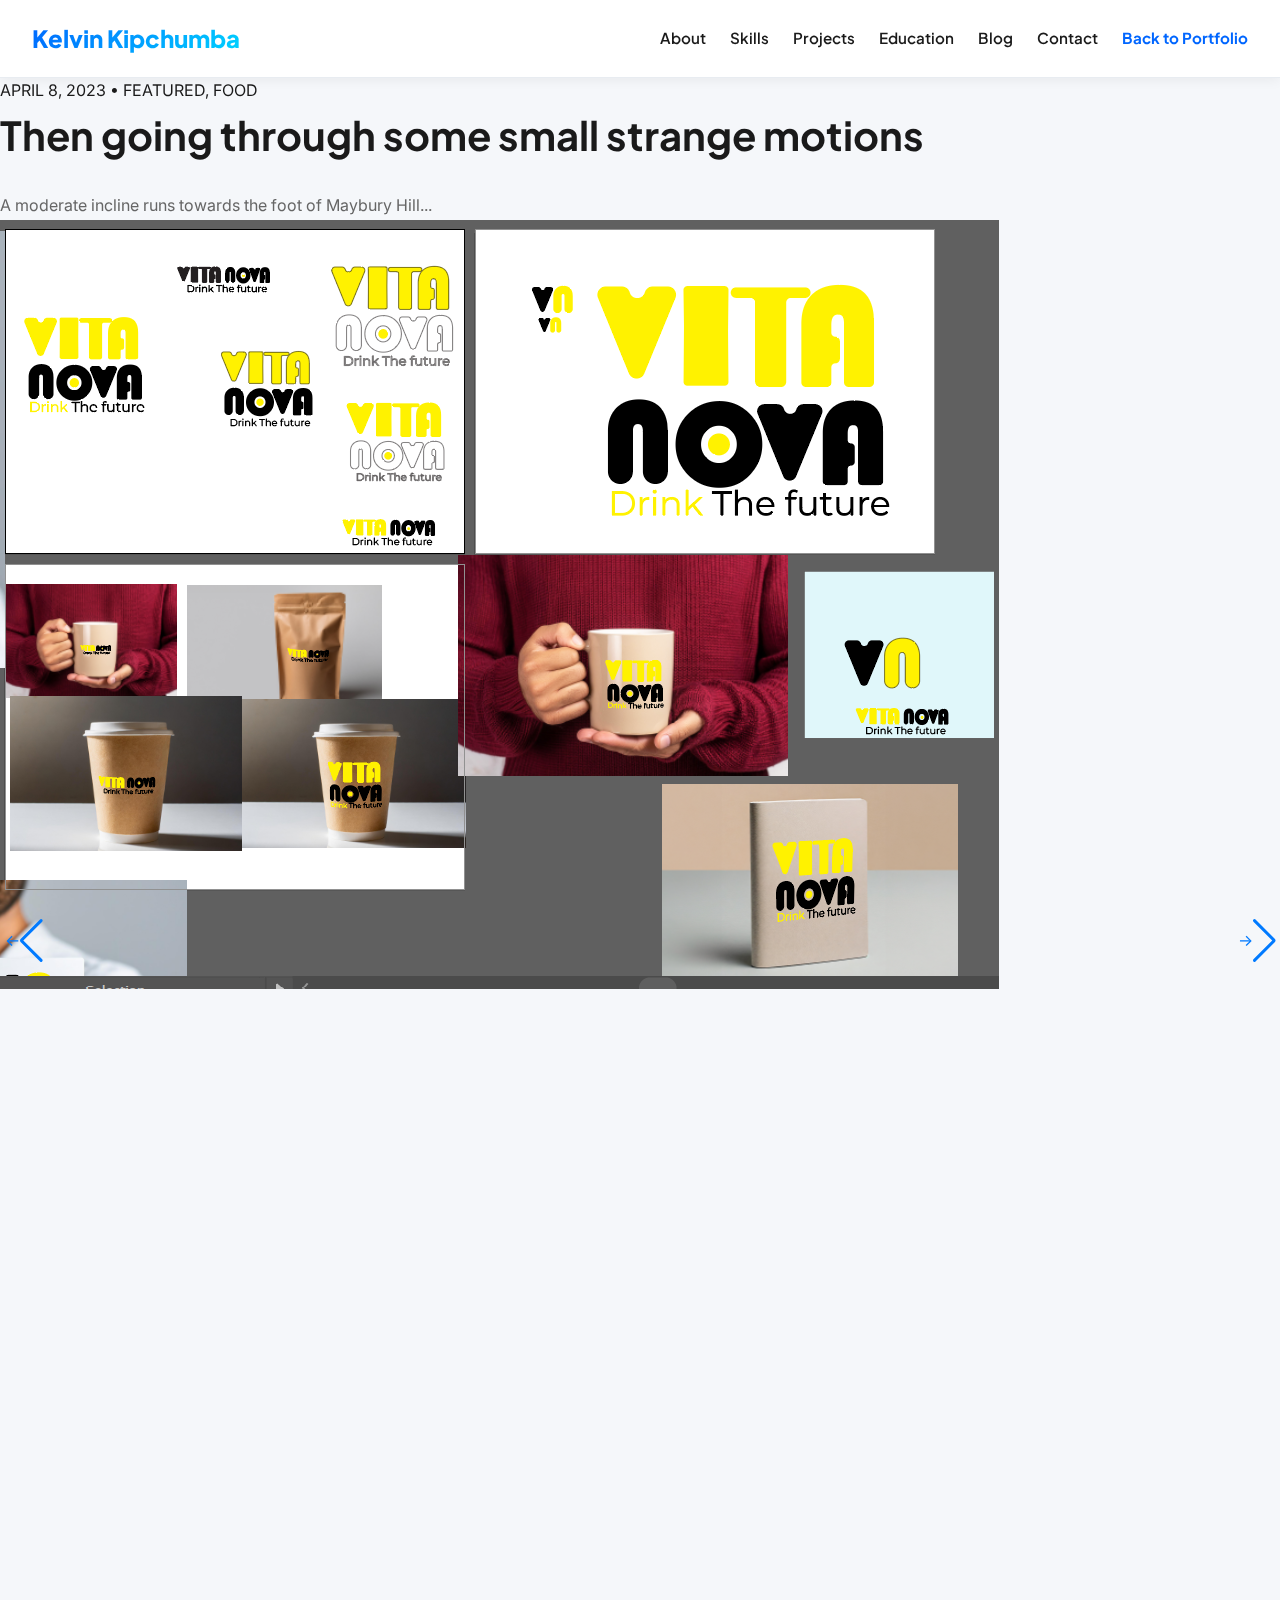
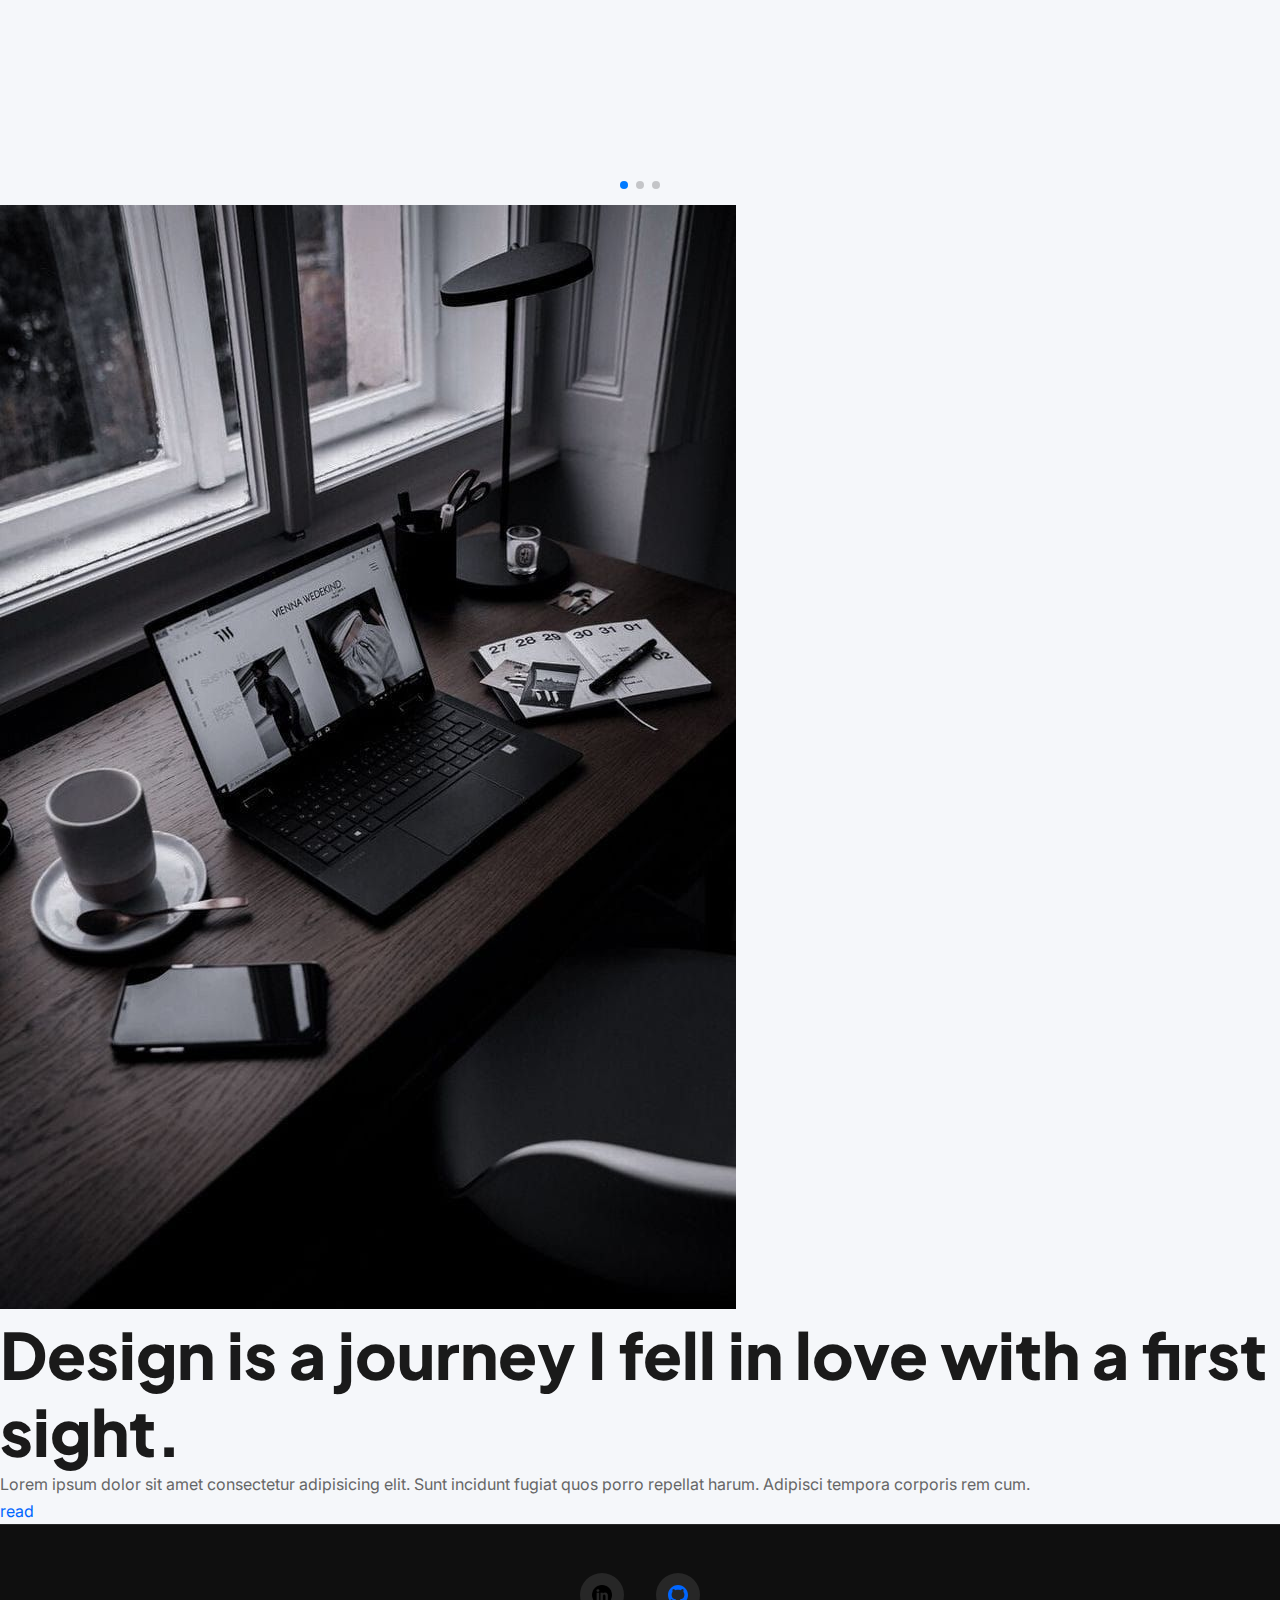
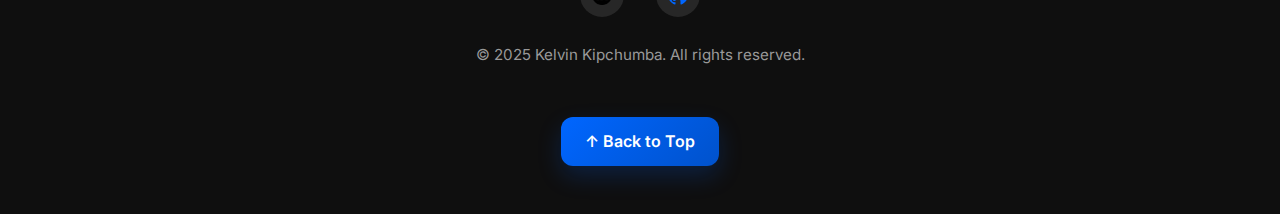
<file: blogpage.html>
<!DOCTYPE html>
<html lang="en">
<head>
    <meta charset="UTF-8">
    <meta name="viewport" content="width=device-width, initial-scale=1.0">
    <title>Kelvin's Blog</title>
  <link rel="stylesheet" href="style.css">
  <link rel="stylesheet" href="https://cdn.jsdelivr.net/npm/swiper@11/swiper-bundle.min.css">
</head>

<body style="background: var(--section-bg); color: var(--text-primary); font-family: var(--font-body);">
    <nav class="navbar">
    <div class="logo">Kelvin Kipchumba</div>
    <button class="menu-toggle" aria-label="Toggle navigation menu">☰</button>
    <ul class="nav-links">
      <li><a href="/index.html#about">About</a></li>
      <li><a href="/index.html">Skills</a></li>
      <li><a href="/index.html">Projects</a></li>
      <li><a href="/index.html">Education</a></li>
      <li><a href="/blogpage.html">Blog</a></li>
      <li><a href="/index.html#contact">Contact</a></li>
      <li><a href="../index.html" style="color: var(--primary-color); text-decoration: none; font-weight: bold;">Back to Portfolio</a></li>
    </ul>
</nav>
<!--Slider blog content-->
<div class="swiper">
  <div class="swiper-wrapper">
    
    <div class="swiper-slide">
      <div class="slide-inner">
        <div class="content-box">
          <span class="meta">APRIL 8, 2023 • FEATURED, FOOD</span>
          <h2 class="title">Then going through some small strange motions</h2>
          <p class="excerpt">A moderate incline runs towards the foot of Maybury Hill...</p>
        </div>
        <div class="image-box">
          <img src="img/design.png" alt="Espresso Machine">
        </div>
      </div>
    </div>

    <div class="swiper-slide">
      <div class="slide-inner">
        <div class="content-box">
          <span class="meta">FEBRUARY 16, 2026 • FEATURED, DEVELOPMENT</span>
          <h2 class="title">The Definitive Guide to APIs</h2>
          <p class="excerpt">APIs are the digital glue of the internet—understand endpoints, methods, headers, bodies, and status codes.</p>
        </div>
        <div class="image-box">
          <img src="img/api.webp" alt="API Architecture">
        </div>
      </div>
    </div>

    <div class="swiper-slide">
      <div class="slide-inner">
        <div class="content-box">
          <span class="meta">FEBRUARY 16, 2026 • FEATURED, DESIGN</span>
          <h2 class="title">Crafting a Visual Voice</h2>
          <p class="excerpt">Brand identity is more than a logo—learn how typography, color, and consistency build trust.</p>
        </div>
        <div class="image-box">
          <img src="img/branding.jpg" alt="Branding">
        </div>
      </div>
    </div>

  </div>

  <div class="nav-wrapper">
    <div class="swiper-button-prev" aria-label="Previous slide">←</div>
    <div class="swiper-button-next" aria-label="Next slide">→</div>
  </div>

  <div class="swiper-pagination" aria-label="Slider pagination"></div>
</div>

<!-- <section class="home" id="home">
        <div class="home-text container">
            <h2 class="home-title">Trend Blogger</h2>
            <span class="home-subtitle">Your source of great content</span>
        </div>
</section> -->

<!-- Articles section BEWARE this is my word processor, now you know -->
 <!--articles closed for a sec do not worry-->

<!-- <article style="max-width: 800px; margin: 40px auto; background: var(--card-bg); padding: var(--spacing-xl); border-radius: var(--radius-lg); box-shadow: var(--shadow-md);">
        
        <header style="margin-bottom: var(--spacing-lg);">
            <span style="color: var(--primary-color); font-weight: bold; text-transform: uppercase; font-size: 0.8rem;">Development</span>
            <h1 style="font-family: var(--font-heading); font-size: 2.5rem; margin-top: 10px;">The Definitive Guide to APIs</h1>
            <p style="color: var(--text-secondary);">Published on February 16, 2026 by Kelvin</p>
         </header>
         <img src="img/api.webp" alt="API Architecture" style="width: 100%; border-radius: var(--radius-md); margin-bottom: var(--spacing-lg);">

<div class="content" style="line-height: 1.8; font-size: 1.1rem;">
            
<p>If you have ever booked a flight, paid for a coffee with your phone, or simply liked a tweet, you have used an API. In the world of software, APIs (Application Programming Interfaces) are the unsung heroes. They are the digital glue that holds the internet together, allowing different applications to talk to each other. But for developers in 2026, APIs are no longer just about connecting a frontend to a database they are the building blocks of the AI economy. Whether you are a Computer Science student or a budding Full Stack Engineer, understanding APIs is non-negotiable. Here is everything you need to know.1. What is an API? (The "Restaurant" Analogy)At its core, an API is a messenger that takes requests and tells a system what you want to do, then returns the response back to you. Think of it like a restaurant: You (The Client): You are sitting at the table with a menu. The Kitchen (The Server): This is where the food (data) is prepared. The Waiter (The API): You cannot just walk into the kitchen and start cooking. You need the waiter to take your order (request), bring it to the kitchen, and bring the food back to you (response).In technical terms, an API defines a set of rules that allow one piece of software to interact with another. It abstracts away the complexity of the "kitchen" so you don't need to know how the database works—you just need the data. The Anatomy of an API Request When you interact with an API (specifically REST APIs), you are usually constructing an HTTP request. This request has four main parts: 
A. The Endpoint (The Address)This is the URL where the API lives.https://api.example.com/v1/users
B. The Method (The Verb)This tells the API what action you want to perform. GET: Retrieve data (e.g., Get a list of users).POST: Send new data (e.g., Create a new user).PUT/PATCH: Update existing data (e.g., Change a user's email).DELETE: Remove data (e.g., Delete a user).
C. The Headers (The Metadata)These provide extra information, such as authentication tokens (to prove who you are) or content types. Authorization: Bearer <token>Content-Type: application/json.
D. The Body (The Data)Used mainly in POST and PUT requests, this is the actual data you are sending, usually formatted as JSON.JSON{
  "username": "CodeMaster2026",
  "email": "dev@chukau.ac.ke",
  "role": "admin"
}
3. Speaking the Language: Status CodesAPIs communicate success and failure through three-digit numbers called HTTP status codes. Knowing these by heart is a superpower for debugging.CodeMeaningTranslation200OK"Success! Here is your data."201Created"Success! I built the thing you asked for."400Bad Request" You sent me garbage data."401Unauthorized"Who are you? Log in first."403Forbidden"I know who you are, but you aren't allowed here."404Not Found" I can't find what you're looking for."500Internal Server Error" My bad. The server crashed."4. REST vs. GraphQL: The Great DebateFor years, REST (Representational State Transfer) has been the standard. It is structured, resource-based, and uses standard HTTP methods. However, GraphQL has become a favorite for frontend developers. REST is like ordering a set meal. You get the burger, fries, and drink, even if you only wanted the burger. (This is called over-fetching). GraphQL is like a buffet. You ask specifically for just the burger, and the API gives you exactly that. Which one should you learn? Start with REST. It is foundational. Once you master it, learn GraphQL for complex, data-heavy applications.
5. The Future: APIs in the Age of AI (2026)We are currently seeing a shift toward Agentic APIs.
In the past, APIs were built for human developers to read documentation and integrate. Today, we are building APIs that AI Agents can discover and use autonomously. Protocols like the Model Context Protocol (MCP) are emerging, allowing AI models to "plug in" to your API to perform tasks like booking a venue or querying a database without a human explicitly writing every line of glue code. Quick Example: A Simple Express.js Route If you are building a backend with Node.js, here is what a simple API endpoint looks like: JavaScript// A simple GET endpoint to fetch user data
app.get('/api/users/:id', (req, res) => {
    const userId = req.params.id;
    
    // Simulate finding a user
    const user = database.find(u => u.id === userId);

    if (user) {
        res.status(200).json(user);
    } else {
        res.status(404).json({ message: "User not found" });
    }
});
Conclusion APIs are more than just technical definitions; they are products. Whether you are building a side project or leading a tech team, treating your API with care designing it to be clean, secure, and documented is what separates a coding hobbyist from a professional engineer. Ready to build? Open your code editor and create your first endpoint today.

</p>
            
<h2 style="margin-top: var(--spacing-lg);">The Restaurant Analogy</h2>
<p>API as a Restaurant Waiter
Think of an API like a waiter in a restaurant:

You (the customer) are the user or app making a request. 
The waiter (the API) takes your order (request) and delivers it to the kitchen (server). 
The kitchen (server) prepares your meal (processes data or performs a task). 
The waiter brings the finished meal (response) back to you. 
This analogy shows how APIs act as intermediaries, allowing systems to communicate without exposing internal complexity. 
</p>
</div>

</article>

<article style="max-width: 800px; margin: 40px auto; background: var(--card-bg); padding: var(--spacing-xl); border-radius: var(--radius-lg); box-shadow: var(--shadow-md);">
        
<header style="margin-bottom: var(--spacing-lg);">
    <span style="color: var(--primary-color); font-weight: bold; text-transform: uppercase; font-size: 0.8rem;">Design</span>
    <h1 style="font-family: var(--font-heading); font-size: 2.5rem; margin-top: 10px;">Crafting a Visual Voice: The Essentials of Brand Identity</h1>
    <p style="color: var(--text-secondary);">Published on February 16, 2026 by Kelvin</p>
</header>
<img src="img/branding.jpg" alt="Branding" style="width: 100%; border-radius: var(--radius-md); margin-bottom: var(--spacing-lg);">

<div class="content" style="line-height: 1.8; font-size: 1.1rem;">
    <p>
Introduction
Brand identity is much more than just a logo; it is the entire visual language that communicates who a business is and what it stands for. As a graphics designer, I view identity design as a bridge between a company’s mission and its audience’s perception. Whether I'm working in Adobe Illustrator or creating mockups in Photoshop, the goal remains the same: consistency and impact.

1. The Core Components
To build a comprehensive brand, you must look beyond the mark:

Logo Design: The primary symbol that serves as the "face" of the brand. I typically build these in Illustrator to ensure they are scalable vectors.

Typography: Selecting fonts that carry the right "mood"—for example, a clean Sans Serif like Plus Jakarta Sans often feels modern and tech-focused.

Color Palette: Colors evoke emotion. A tech brand might use deep blues for trust (like the PulseSquare project) or vibrant cyans for innovation.

Imagery & Iconography: A consistent style for icons and photos ensures that even without a logo, the brand is recognizable.

2. My Design Process
My approach to branding, such as my recent work on the Computer Science Academy Africa booklet, follows a specific workflow:

Discovery: Understanding the mission—is it educational, corporate, or community-driven?.

Visual Research: Creating mood boards to define the aesthetic direction.

Vector Construction: Sketching and refining logos in Adobe Illustrator for precision.

Mockup & Application: Using Photoshop to place the brand in real-world contexts, such as business cards, apparel, or web interfaces.

3. The Role of the Brand Booklet
A Brand Identity Booklet (or Style Guide) is the "rulebook" for the brand. It ensures that when other developers or designers work on the project, the brand stays unified. It includes:

Clearance zones for the logo.

Specific HEX and RGB color codes.

Guidelines on what not to do with the brand assets.

Conclusion
In a digital-first world, a strong brand identity is what separates a professional entity from a hobbyist project. By combining strategic design with technical execution, we create experiences that last
    </p>
</div>
</article> -->


<!--This is the blog card section enjoy-->
<section class="blogs-section">
    <div class="blog-card">
        <img src="img/pic.jpg" class="blog-image" alt="">
        <h1 class="blog-title">Design is a journey I fell in love with a first sight.</h1>
        <p class="blog-overview">Lorem ipsum dolor sit amet consectetur adipisicing elit. Sunt incidunt fugiat quos porro repellat harum. Adipisci tempora corporis rem cum.</p>
        <a href="/" class="btn dark">read</a>
    </div>
</section>


<footer class="site-footer">
    <div class="social-links">
      <a href="https://www.linkedin.com/in/kelvin-kipchumba-a03980332/" target="_blank" rel="noopener noreferrer" aria-label="LinkedIn">
        <img src="img/linkedin.png" alt="LinkedIn">
      </a>
      <a href="https://github.com/KelvinKipchumba67" target="_blank" rel="noopener noreferrer" aria-label="GitHub">
        <svg width="24" height="24" viewBox="0 0 24 24" fill="currentColor"><path d="M12 0c-6.626 0-12 5.373-12 12 0 5.302 3.438 9.8 8.207 11.387.599.111.793-.261.793-.577v-2.234c-3.338.726-4.033-1.416-4.033-1.416-.546-1.387-1.333-1.756-1.333-1.756-1.089-.745.083-.729.083-.729 1.205.084 1.839 1.237 1.839 1.237 1.07 1.834 2.807 1.304 3.492.997.107-.775.418-1.305.762-1.604-2.665-.305-5.467-1.334-5.467-5.931 0-1.311.469-2.381 1.236-3.221-.124-.303-.535-1.524.117-3.176 0 0 1.008-.322 3.301 1.23.957-.266 1.983-.399 3.003-.404 1.02.005 2.047.138 3.006.404 2.291-1.552 3.297-1.23 3.297-1.23.653 1.653.242 2.874.118 3.176.77.84 1.235 1.911 1.235 3.221 0 4.609-2.807 5.624-5.479 5.921.43.372.823 1.102.823 2.222v 3.293c0 .319.192.694.801.576 4.765-1.589 8.199-6.086 8.199-11.386 0-6.627-5.373-12-12-12z"/></svg>
      </a>
    </div>
    <p>&copy; 2025 Kelvin Kipchumba. All rights reserved.</p>
    <a href="#top" class="back-to-top">↑ Back to Top</a>
  </footer>


<script src="https://cdn.jsdelivr.net/npm/swiper@11/swiper-bundle.min.js"></script>
<script src="script.js"></script>
</body>
</html>
</file>
<file: style.css>
@import url('https://fonts.googleapis.com/css2?family=Plus+Jakarta+Sans:wght@400;500;600;700;800&family=Inter:wght@300;400;500;600&display=swap');

/* ===== ROOT VARIABLES ===== */
:root {
  --primary-color: #0066ff;
  --primary-dark: #0052cc;
  --primary-light: #e6f0ff;
  --accent-color: #00d4ff;
  --accent-dark: #00a8cc;
  --dark-bg: #0f0f0f;
  --card-bg: #ffffff;
  --section-bg: #f5f7fa;
  --text-primary: #1a1a1a;
  --text-secondary: #666666;
  --border-color: #e8ecf1;
  --success-color: #10b981;
  --shadow-sm: 0 2px 8px rgba(0, 0, 0, 0.08);
  --shadow-md: 0 8px 24px rgba(0, 0, 0, 0.12);
  --shadow-lg: 0 16px 48px rgba(0, 0, 0, 0.16);

  --font-heading: 'Plus Jakarta Sans', sans-serif;
  --font-body: 'Inter', sans-serif;

  --spacing-xs: 0.5rem;
  --spacing-sm: 1rem;
  --spacing-md: 1.5rem;
  --spacing-lg: 2rem;
  --spacing-xl: 3rem;
  --spacing-2xl: 4rem;

  --radius-sm: 6px;
  --radius-md: 12px;
  --radius-lg: 16px;
  --radius-xl: 20px;

  --transition: all 0.3s cubic-bezier(0.25, 0.46, 0.45, 0.94);
}

/* ===== RESET & BASE STYLES ===== */
* {
  margin: 0;
  padding: 0;
  box-sizing: border-box;
}

html {
  scroll-behavior: smooth;
}

body {
  font-family: var(--font-body);
  background-color: #ffffff;
  color: var(--text-primary);
  line-height: 1.6;
  overflow-x: hidden;
}

/* ===== TYPOGRAPHY ===== */
h1 {
  font-family: var(--font-heading);
  font-weight: 800;
  font-size: clamp(2rem, 5vw, 4rem);
  line-height: 1.2;
  color: var(--text-primary);
}

h2 {
  font-family: var(--font-heading);
  font-weight: 700;
  font-size: clamp(1.5rem, 4vw, 2.5rem);
  color: var(--text-primary);
  margin-bottom: var(--spacing-md);
}

h3 {
  font-family: var(--font-heading);
  font-weight: 700;
  font-size: 1.25rem;
  color: var(--text-primary);
}

p {
  color: var(--text-secondary);
  font-size: 1rem;
  line-height: 1.8;
}

a {
  color: var(--primary-color);
  text-decoration: none;
  transition: var(--transition);
}

a:hover {
  color: var(--primary-dark);
}

/* ===== NAVBAR ===== */
.navbar {
  background: #ffffff;
  padding: 1.2rem 2rem;
  display: flex;
  justify-content: space-between;
  align-items: center;
  position: sticky;
  top: 0;
  z-index: 1000;
  box-shadow: 0 2px 12px rgba(0, 0, 0, 0.06);
  border-bottom: 1px solid var(--border-color);
}
.logo {
  font-family: var(--font-heading);
  font-size: 1.5rem;
  font-weight: 800;
  background: linear-gradient(135deg, var(--primary-color) 0%, var(--accent-color) 100%);
  -webkit-background-clip: text;
  -webkit-text-fill-color: transparent;
  background-clip: text;
}

.nav-links {
  display: flex;
  list-style: none;
  gap: var(--spacing-md);
  align-items: center;
}

.nav-links a {
  font-family: var(--font-heading);
  font-weight: 600;
  font-size: 0.95rem;
  color: var(--text-primary);
  position: relative;
}

.nav-links a::after {
  content: '';
  position: absolute;
  bottom: -4px;
  left: 0;
  width: 0;
  height: 2px;
  background: linear-gradient(90deg, var(--primary-color), var(--accent-color));
  transition: width 0.3s ease;
}

.nav-links a:hover::after {
  width: 100%;
}

.menu-toggle {
  display: none;
  background: none;
  border: none;
  font-size: 1.5rem;
  cursor: pointer;
  color: var(--text-primary);
  padding: 0.5rem;
  transition: var(--transition);
}

.menu-toggle:hover {
  color: var(--primary-color);
}

/* Mobile Navigation */
@media (max-width: 768px) {
  .navbar {
    padding: 1rem 1.5rem;
  }

  .logo {
    font-size: 1.25rem;
  }

  .nav-links {
    position: absolute;
    top: 100%;
    left: 0;
    right: 0;
    background: white;
    flex-direction: column;
    gap: 0;
    display: none;
    padding: var(--spacing-md);
    box-shadow: var(--shadow-md);
  }

  .nav-links.active {
    display: flex;
  }

  .nav-links a {
    display: block;
    padding: var(--spacing-md);
    border-radius: var(--radius-sm);
  }

  .nav-links a:hover {
    background-color: var(--primary-light);
  }

  .nav-links a::after {
    display: none;
  }

  .menu-toggle {
    display: block;
  }
}

a{
    color: var(--primary-color);
    font-family: var(--font-body);
    text-decoration: none;
    transition: var(--transition);
}

a:hover {
  color: var(--primary-dark);
}

/* ===== HERO SECTION ===== */
#homepage-section {
  background: linear-gradient(135deg, #ffffff 0%, #f5f7fa 100%);
  padding: var(--spacing-2xl) var(--spacing-lg);
  min-height: 100vh;
  display: flex;
  align-items: center;
  justify-content: center;
  position: relative;
  overflow: hidden;
}

#homepage-section::before {
  content: '';
  position: absolute;
  top: -50%;
  right: -10%;
  width: 500px;
  height: 500px;
  background: radial-gradient(circle, rgba(0, 102, 255, 0.1) 0%, transparent 70%);
  border-radius: 50%;
  animation: float 6s ease-in-out infinite;
}

#homepage-section::after {
  content: '';
  position: absolute;
  bottom: -10%;
  left: -5%;
  width: 400px;
  height: 400px;
  background: radial-gradient(circle, rgba(0, 212, 255, 0.08) 0%, transparent 70%);
  border-radius: 50%;
  animation: float-reverse 8s ease-in-out infinite;
}

@keyframes float {
  0%, 100% { transform: translateY(0px); }
  50% { transform: translateY(-30px); }
}

@keyframes float-reverse {
  0%, 100% { transform: translateY(0px); }
  50% { transform: translateY(30px); }
}

.shapes {
  display: grid;
  grid-template-columns: 1fr 1fr;
  gap: var(--spacing-2xl);
  align-items: center;
  width: 100%;
  max-width: 1200px;
  margin: 0 auto;
  position: relative;
  z-index: 1;
}

.shape1 {
  display: flex;
  flex-direction: column;
  gap: var(--spacing-md);
}

.intro-text {
  font-family: var(--font-heading);
  font-weight: 800;
  font-size: clamp(2rem, 6vw, 3.5rem);
  line-height: 1.2;
  color: var(--text-primary);
  margin: 0;
}

.intro-text strong {
  background: linear-gradient(135deg, var(--primary-color), var(--accent-color));
  -webkit-background-clip: text;
  -webkit-text-fill-color: transparent;
  background-clip: text;
}

.shape2 {
  position: relative;
  height: 500px;
  background: linear-gradient(135deg, var(--primary-color), var(--accent-color));
  border-radius: var(--radius-xl);
  display: flex;
  align-items: center;
  justify-content: center;
  overflow: hidden;
  box-shadow: var(--shadow-lg);
}

.shape2 img {
  width: 100%;
  height: 100%;
  object-fit: cover;
  object-position: center;
  display: block;
}

@media (max-width: 768px) {
  #homepage-section {
    padding: var(--spacing-xl) var(--spacing-md);
    min-height: auto;
  }

  .shapes {
    grid-template-columns: 1fr;
    gap: var(--spacing-xl);
  }

  .shape2 {
    height: 300px;
  }

  .intro-text {
    font-size: clamp(1.5rem, 5vw, 2.5rem);
  }
}

/* ===== ABOUT SECTION ===== */
#About-section {
  padding: var(--spacing-2xl) var(--spacing-lg);
  max-width: 1200px;
  margin: 0 auto;
}

#about {
  text-align: center;
  margin-bottom: var(--spacing-2xl);
  font-size: clamp(2rem, 5vw, 2.5rem);
}

.about-container {
  max-width: 900px;
  margin: 0 auto;
}

.about-text {
  font-size: 1.1rem;
  line-height: 1.9;
  color: var(--text-secondary);
  margin-bottom: var(--spacing-lg);
  text-align: left;
  padding: var(--spacing-lg);
  background: linear-gradient(135deg, rgba(0, 102, 255, 0.02) 0%, rgba(0, 212, 255, 0.02) 100%);
  border-left: 4px solid var(--primary-color);
  border-radius: var(--radius-md);
  transition: var(--transition);
}

.about-text:hover {
  background: linear-gradient(135deg, rgba(0, 102, 255, 0.05) 0%, rgba(0, 212, 255, 0.05) 100%);
  transform: translateX(8px);
}

.about-text strong {
  color: var(--primary-color);
  font-weight: 700;
  background: linear-gradient(135deg, var(--primary-color), var(--accent-color));
  -webkit-background-clip: text;
  -webkit-text-fill-color: transparent;
  background-clip: text;
}

.about-cta {
  font-size: 1.25rem;
  font-weight: 700;
  text-align: center;
  margin-top: var(--spacing-2xl);
  padding: var(--spacing-lg);
  background: linear-gradient(135deg, var(--primary-color), var(--accent-color));
  -webkit-background-clip: text;
  -webkit-text-fill-color: transparent;
  background-clip: text;
  letter-spacing: 0.5px;
}

/* ===== SERVICES SECTION ===== */
.services {
  display: grid;
  grid-template-columns: repeat(auto-fit, minmax(280px, 1fr));
  gap: var(--spacing-lg);
  margin-top: var(--spacing-xl);
}

.service {
  background: var(--card-bg);
  padding: var(--spacing-lg);
  border-radius: var(--radius-lg);
  border: 1px solid var(--border-color);
  transition: var(--transition);
  position: relative;
  overflow: hidden;
}

.service::before {
  content: '';
  position: absolute;
  top: 0;
  left: 0;
  width: 4px;
  height: 100%;
  background: linear-gradient(180deg, var(--primary-color), var(--accent-color));
  transform: scaleY(0);
  transform-origin: top;
  transition: var(--transition);
}

.service:hover {
  border-color: var(--primary-color);
  box-shadow: var(--shadow-md);
  transform: translateY(-8px);
}

.service:hover::before {
  transform: scaleY(1);
}

.service h3 {
  margin-bottom: var(--spacing-sm);
  color: var(--primary-color);
}

.service p {
  font-size: 0.95rem;
  color: var(--text-secondary);
}

/* ===== SKILLS SECTION ===== */
#skills {
  padding: var(--spacing-2xl) var(--spacing-lg);
  background: var(--section-bg);
}

#skills > h2 {
  text-align: center;
  margin-bottom: var(--spacing-xl);
}

#skills h3 {
  text-align: center;
  margin: var(--spacing-xl) 0 var(--spacing-lg);
  color: var(--text-primary);
  font-size: 1.2rem;
}

.skills-grid {
  display: grid;
  grid-template-columns: repeat(auto-fit, minmax(100px, 1fr));
  gap: var(--spacing-lg);
  max-width: 1000px;
  margin: 0 auto;
  justify-items: center;
}

/* Reduce gap specifically for the "Other Skills" grid (last skills-grid inside #skills) */
#skills .skills-grid:last-of-type {
  gap: var(--spacing-sm);
}

.skill {
  display: flex;
  flex-direction: column;
  align-items: center;
  gap: var(--spacing-sm);
  padding: var(--spacing-md);
  border-radius: var(--radius-lg);
  transition: var(--transition);
  cursor: pointer;
}

.skill:hover {
  background: var(--card-bg);
  box-shadow: var(--shadow-sm);
  transform: translateY(-6px);
}

.skill img {
  width: 56px;
  height: 56px;
  object-fit: contain;
  transition: var(--transition);
}

.skill:hover img {
  transform: scale(1.15);
}

.skill p {
  font-size: 0.95rem;
  font-weight: 500;
  color: var(--text-primary);
  text-align: center;
}

@media (max-width: 768px) {
  .skills-grid {
    grid-template-columns: repeat(auto-fit, minmax(80px, 1fr));
    gap: var(--spacing-md);
  }

  .skill {
    padding: var(--spacing-sm);
  }

  .skill img {
    width: 48px;
    height: 48px;
  }
}

/* ===== EDUCATION SECTION ===== */
#education {
  padding: var(--spacing-2xl) var(--spacing-lg);
  background: linear-gradient(135deg, #ffffff 0%, var(--section-bg) 100%);
  display: grid;
  grid-template-columns: repeat(auto-fit, minmax(300px, 1fr));
  gap: var(--spacing-lg);
  max-width: 1200px;
  margin: 0 auto;
}

.education-card {
  background: var(--card-bg);
  border-radius: var(--radius-lg);
  overflow: hidden;
  border: 1px solid var(--border-color);
  transition: var(--transition);
  display: flex;
  flex-direction: column;
  height: 100%;
  box-shadow: var(--shadow-sm);
  position: relative;
}

.education-card:hover {
  box-shadow: var(--shadow-lg);
  transform: translateY(-12px);
  border-color: var(--primary-color);
}

.education-timeline {
  position: absolute;
  top: 0;
  right: 0;
  width: 60px;
  height: 60px;
  display: flex;
  align-items: center;
  justify-content: center;
  z-index: 10;
}

.timeline-dot {
  width: 40px;
  height: 40px;
  border-radius: 50%;
  border: 3px solid white;
  box-shadow: 0 4px 12px rgba(0, 0, 0, 0.15);
}

.timeline-dot.primary {
  background: linear-gradient(135deg, #FF6B6B 0%, #FF8E72 100%);
}

.timeline-dot.secondary {
  background: linear-gradient(135deg, #4ECDC4 0%, #44A08D 100%);
}

.timeline-dot.university {
  background: linear-gradient(135deg, var(--primary-color) 0%, var(--accent-color) 100%);
}

.education-card img {
  width: 100%;
  height: 200px;
  object-fit: cover;
  transition: var(--transition);
}

.education-card:hover img {
  transform: scale(1.08);
}

.education-content {
  padding: var(--spacing-lg);
  display: flex;
  flex-direction: column;
  gap: var(--spacing-sm);
  flex-grow: 1;
}

.education-card h3 {
  color: var(--text-primary);
  font-size: 1.25rem;
  margin: 0;
  font-weight: 700;
}

.education-school {
  color: var(--primary-color);
  font-weight: 600;
  font-size: 0.95rem;
  margin: 0;
}

.education-major {
  color: var(--text-secondary);
  font-size: 0.9rem;
  font-style: italic;
  margin: 0;
}

.education-description {
  color: var(--text-secondary);
  font-size: 0.95rem;
  line-height: 1.7;
  margin: 0;
  flex-grow: 1;
}

/* ===== PROJECTS SECTION ===== */
#projects-section {
  padding: var(--spacing-2xl) var(--spacing-lg);
  background: var(--section-bg);
}

#projects-section > h2 {
  text-align: center;
  margin-bottom: var(--spacing-xl);
}

.projects-list {
  display: grid;
  grid-template-columns: repeat(auto-fit, minmax(300px, 1fr));
  gap: var(--spacing-lg);
  max-width: 1200px;
  margin: 0 auto;
}

.projects-card {
  background: var(--card-bg);
  border-radius: var(--radius-lg);
  overflow: hidden;
  border: 1px solid var(--border-color);
  transition: var(--transition);
  box-shadow: var(--shadow-sm);
  display: flex;
  flex-direction: column;
  height: 100%;
}

.projects-card:hover {
  box-shadow: var(--shadow-lg);
  transform: translateY(-12px);
  border-color: var(--primary-color);
}

.project-image {
  width: 100%;
  height: 220px;
  overflow: hidden;
  background: linear-gradient(135deg, #f5f7fa 0%, #e9ecef 100%);
}

.project-image img {
  width: 100%;
  height: 100%;
  object-fit: cover;
  transition: var(--transition);
}

.projects-card:hover .project-image img {
  transform: scale(1.08);
}

.project-content {
  padding: var(--spacing-lg);
  display: flex;
  flex-direction: column;
  gap: var(--spacing-md);
  flex-grow: 1;
}

.project-category {
  display: inline-block;
  background: linear-gradient(135deg, var(--primary-color), var(--accent-color));
  color: white;
  padding: 0.35rem 0.75rem;
  border-radius: var(--radius-sm);
  font-size: 0.75rem;
  font-weight: 700;
  letter-spacing: 0.5px;
  width: fit-content;
}

.project-content h3 {
  color: var(--text-primary);
  font-size: 1.25rem;
  margin: 0;
  margin-top: var(--spacing-sm);
}

.project-content p {
  color: var(--text-secondary);
  font-size: 0.95rem;
  line-height: 1.6;
  margin: 0;
  flex-grow: 1;
}

.project-tags {
  display: flex;
  flex-wrap: wrap;
  gap: 0.5rem;
  margin-top: var(--spacing-sm);
}

.tag {
  background: rgba(0, 102, 255, 0.1);
  color: var(--primary-color);
  padding: 0.35rem 0.75rem;
  border-radius: var(--radius-sm);
  font-size: 0.8rem;
  font-weight: 600;
}

.project-links {
  display: flex;
  gap: var(--spacing-md);
  margin-top: var(--spacing-md);
  padding-top: var(--spacing-md);
  border-top: 1px solid var(--border-color);
}

.btn-live,
.btn-code {
  flex: 1;
  padding: 0.6rem 1rem;
  border-radius: var(--radius-md);
  font-weight: 600;
  font-size: 0.85rem;
  text-align: center;
  transition: var(--transition);
  cursor: pointer;
  text-decoration: none;
  display: flex;
  align-items: center;
  justify-content: center;
  gap: 0.5rem;
}

.btn-live {
  background: linear-gradient(135deg, var(--primary-color), var(--primary-dark));
  color: white;
  border: none;
}

.btn-live:hover {
  transform: translateY(-2px);
  box-shadow: 0 6px 20px rgba(0, 102, 255, 0.3);
}

.btn-code {
  background: transparent;
  color: var(--primary-color);
  border: 2px solid var(--primary-color);
}

.btn-code:hover {
  background: var(--primary-color);
  color: white;
  transform: translateY(-2px);
}

/* ===== CONTACT SECTION ===== */
#contact_me {
  padding: var(--spacing-2xl) var(--spacing-lg);
  background: linear-gradient(135deg, #ffffff 0%, var(--primary-light) 100%);
}

#contact_me > h2 {
  text-align: center;
  margin-bottom: var(--spacing-xl);
}

.contact-wrapper {
  display: grid;
  grid-template-columns: repeat(auto-fit, minmax(300px, 1fr));
  gap: var(--spacing-lg);
  max-width: 1000px;
  margin: 0 auto;
}

.contact-form-section,
.contact-info-section {
  background: var(--card-bg);
  padding: var(--spacing-lg);
  border-radius: var(--radius-lg);
  box-shadow: var(--shadow-md);
  border: 1px solid var(--border-color);
}

.contact-form-section h3,
.contact-info-section h3 {
  margin-bottom: var(--spacing-md);
  color: var(--primary-color);
}

.contact-form label {
  display: block;
  margin-top: var(--spacing-md);
  margin-bottom: var(--spacing-xs);
  font-weight: 600;
  color: var(--text-primary);
  font-size: 0.95rem;
}

.contact-form input,
.contact-form textarea {
  width: 100%;
  padding: var(--spacing-sm);
  margin-bottom: var(--spacing-md);
  border: 1px solid var(--border-color);
  border-radius: var(--radius-md);
  font-family: var(--font-body);
  font-size: 1rem;
  transition: var(--transition);
  background: #ffffff;
}

.contact-form input:focus,
.contact-form textarea:focus {
  outline: none;
  border-color: var(--primary-color);
  box-shadow: 0 0 0 3px rgba(0, 102, 255, 0.1);
}

.contact-form textarea {
  resize: vertical;
  min-height: 140px;
}

.contact-form button {
  width: 100%;
  padding: var(--spacing-md);
  background: linear-gradient(135deg, var(--primary-color), var(--primary-dark));
  color: white;
  border: none;
  border-radius: var(--radius-md);
  font-family: var(--font-heading);
  font-weight: 700;
  font-size: 1rem;
  cursor: pointer;
  transition: var(--transition);
  box-shadow: 0 10px 25px rgba(0, 102, 255, 0.2);
}

.contact-form button:hover {
  transform: translateY(-2px);
  box-shadow: 0 15px 35px rgba(0, 102, 255, 0.3);
}

.contact-info-section p {
  margin-bottom: var(--spacing-md);
  color: var(--text-secondary);
}

.contact-info-section strong {
  color: var(--text-primary);
  font-weight: 600;
}

.contact-info-section a {
  color: var(--primary-color);
  font-weight: 600;
  transition: var(--transition);
}

.contact-info-section a:hover {
  color: var(--primary-dark);
}

/* ===== FOOTER ===== */
.site-footer {
  background: var(--dark-bg);
  color: #999;
  padding: var(--spacing-xl) var(--spacing-lg);
  text-align: center;
  border-top: 1px solid rgba(255, 255, 255, 0.1);
}

.social-links {
  display: flex;
  gap: var(--spacing-lg);
  justify-content: center;
  margin-bottom: var(--spacing-md);
}

.social-links a {
  display: inline-flex;
  align-items: center;
  justify-content: center;
  width: 44px;
  height: 44px;
  background: rgba(255, 255, 255, 0.1);
  border-radius: 50%;
  color: var(--primary-color);
  transition: var(--transition);
}

.social-links a:hover {
  background: linear-gradient(135deg, var(--primary-color), var(--accent-color));
  color: white;
  transform: translateY(-4px);
}

.social-links img,
.social-links svg {
  width: 20px;
  height: 20px;
}

.site-footer p {
  color: #999;
  font-size: 0.95rem;
  margin: var(--spacing-sm) 0 0;
}

.back-to-top {
  display: inline-block;
  margin-top: var(--spacing-xl);
  padding: 0.75rem 1.5rem;
  background: linear-gradient(135deg, var(--primary-color), var(--primary-dark));
  color: white;
  border-radius: var(--radius-md);
  font-weight: 600;
  transition: var(--transition);
  box-shadow: 0 10px 25px rgba(0, 102, 255, 0.2);
}

.back-to-top:hover {
  transform: translateY(-4px);
  box-shadow: 0 15px 35px rgba(0, 102, 255, 0.3);
}

/* ===== RESPONSIVE DESIGN ===== */
@media (max-width: 1024px) {
  .services {
    grid-template-columns: repeat(auto-fit, minmax(240px, 1fr));
  }

  .projects-list {
    grid-template-columns: repeat(auto-fit, minmax(280px, 1fr));
  }
}

@media (max-width: 768px) {
  :root {
    --spacing-lg: 1.5rem;
    --spacing-xl: 2rem;
    --spacing-2xl: 3rem;
  }

  #About-section,
  #skills,
  #education,
  #projects-section,
  #contact_me {
    padding: var(--spacing-xl) var(--spacing-md);
  }

  .navbar {
    padding: 1rem;
  }

  .services {
    grid-template-columns: 1fr;
  }

  .projects-list {
    grid-template-columns: 1fr;
  }

  .contact-wrapper {
    grid-template-columns: 1fr;
  }

  h1 {
    font-size: 1.8rem;
  }

  h2 {
    font-size: 1.5rem;
  }
}

@media (max-width: 480px) {
  :root {
    --spacing-lg: 1rem;
    --spacing-xl: 1.5rem;
    --spacing-2xl: 2rem;
  }

  .navbar {
    padding: 0.8rem;
  }

  .logo {
    font-size: 1.1rem;
  }

  #homepage-section {
    padding: var(--spacing-xl) var(--spacing-md);
  }

  h1 {
    font-size: 1.5rem;
  }

  h2 {
    font-size: 1.25rem;
  }

  .skills-grid {
    grid-template-columns: repeat(auto-fit, minmax(70px, 1fr));
  }

  .skill img {
    width: 40px;
    height: 40px;
  }
}

/* ===== ANIMATIONS ===== */
@keyframes slideInUp {
  from {
    opacity: 0;
    transform: translateY(30px);
  }
  to {
    opacity: 1;
    transform: translateY(0);
  }
}

@keyframes fadeIn {
  from {
    opacity: 0;
  }
  to {
    opacity: 1;
  }
}

.service,
.skill,
.projects-card,
.education-card {
  animation: slideInUp 0.6s ease-out;
}

/* ===== SCROLLBAR ===== */
::-webkit-scrollbar {
  width: 10px;
  height: 10px;
}

::-webkit-scrollbar-track {
  background: #f1f1f1;
}

::-webkit-scrollbar-thumb {
  background: var(--primary-color);
  border-radius: 5px;
}

::-webkit-scrollbar-thumb:hover {
  background: var(--primary-dark);
}
</file>
<file: plp hackathon/style.css>
*{
  margin: 0;
  padding: 0;
  box-sizing: border-box;
}

body{
    background-color: rgb(255, 255, 255);
}
html{
    scroll-behavior: smooth;
}
header{
    background-color: #000000;
    padding: 25px;
    text-align: right;
    font-size: 12px;
    color: #ffffff;
    position: sticky;
}

.navbar {
  display: block;
  justify-content: space-between;
  align-items: right;
  background-color: #ffffff;
  padding: 15px 30px;
}
#navbar_links{
    list-style: none;
    font-size: medium;
    color: #ffffff;
    margin: 0;
    padding: 0;
}

#navbar_links li {
    margin-left: 0px;
    display: inline;
    margin-right: 20px;

}
#navbar_links li:hover a{
    color: #0891B2;
     
}

a{
    color: #ffffff;
    font-family: sans-serif;
    text-decoration: none;
}
.intro-text{
  width: 60%;
  left: 50;
  right: 20%;
}


.shapes{
    display: flex;
    width: 100vw;
    height: 100vh;
    overflow: hidden;
    position: relative;
}
.shape1{
    position:absolute;
    width: 70%;
    height: 400px;
    clip-path: polygon(0 0, 100% 0, 70% 100%, 0 100%);
    background-color: rgb(226, 229, 228);
    left: 0%;
    top: 0;
    display: flex;
    align-items: center;
}


.shape2{
    position: absolute;
    width: 60%;
    height: 400px;
    clip-path: polygon(0 0, 80% 0, 100% 100%, 0 100%);
    background-color: #000000;
    background-image: url(img/me.jpg);
    background-size:contain;
    background-repeat: no-repeat;
    background-position: center;
    right: 0%;
    transform: scaleX(-1);
}

/* .shape3{
    
    position: absolute;
    width: 100%;
    height: 90px;
    background-color: #000000;
    color: #ffffff;
    font-family: sans-serif;
    font-size: small;
    display: block;
    top: 70%;
    justify-content: center;
} */

#about-me{
    display: inline-block;
    font-family: Arial, Helvetica, sans-serif;
    font-weight: lighter;
    padding: 8px   20px;
    border: #000000 solid 3px;
    text-align: center;
    background-color: rgb(245, 245, 234);
    margin: 0 auto;
}

.about-text{
    width: 50%;
    text-align: center;
    margin: 0 auto;
    font-family: sans-serif;
    font-weight: lighter;
    padding: 20px;
}
h2{
    text-align: center;
    margin: 40px;
    border: #000000 solid 2px;
    display: inline-block;
    background-color: rgb(245, 245, 234);
    padding: 20px;
    font-size: medium;
}
h2:hover{
  color: #007bff;
  transform: scale(1.15);
  
}
#about-me:hover{
  color: #007bff;
  transform: scale(1.15);
}
.explore {
      display: flex;
      align-items: center;
      justify-content: center;
      gap: 20px;
      margin: 60px 0;
}

.explore::before,
.explore::after {
      content: "";
      display: inline-block;
      width: 30px;
      height: 60px;
      border-left: 3px solid black;
}

.services {
  display: flex;
  justify-content: space-between;
  flex-wrap: wrap;
  padding: 40px 20px;
  max-width: 1200px;
  margin: 0 auto;
  gap: 20px;
  text-align: center;
}

.service {
  flex: 1 1 300px;
  min-width: 250px;
  max-width: 350px;
}

.service h3 {
  font-size: 18px;
  font-weight: 600;
  letter-spacing: 1px;
  margin-bottom: 12px;
}

.service p {
  font-size: 15px;
  line-height: 1.6;
  color: #333;
}

.projects-list {
  display: flex;
  flex-wrap: wrap;
  gap: 30px;
  justify-content: center;
  padding: 40px 20px;
  background-color: #FAFAFA;
}

.projects-card {
  background-color: #FFFFFF;
  border: 1px solid #E5E7EB;
  border-radius: 10px;
  padding: 20px;
  width: 300px;
  box-shadow: 0 4px 8px rgba(0,0,0,0.05);
  text-align: center;
}

.projects-card img {
  width: 100%;
  border-radius: 8px;
  margin-bottom: 10px;
}

.projects-card h3 {
  color: #2563EB;
  font-size: 20px;
  margin-bottom: 5px;
}

.projects-card p {
  color: #6B7280;
  margin: 4px 0;
}

.projects-card blockquote {
  color: #0891B2;
  font-style: italic;
  margin-top: 10px;
} 
.projects-card:hover{
transform: scale(1.15);
}

/* contact form */
.contact-wrapper {
  display: flex;
  justify-content: space-between;
  flex-wrap: wrap;
  gap: 40px;
  max-width: 1000px;
  margin: auto;
}

.contact-form-section,
.contact-info-section {
  flex: 1 1 45%;
  background-color: #fff;
  padding: 30px;
  border-radius: 10px;
  box-shadow: 0 8px 20px rgba(0, 0, 0, 0.1);
}

.contact-form label {
  display: block;
  margin-top: 10px;
  font-weight: bold;
}

.contact-form input,
.contact-form textarea {
  width: 100%;
  padding: 10px;
  margin-top: 5px;
  margin-bottom: 15px;
  border-radius: 5px;
  border: 1px solid #ccc;
  font-size: 15px;
}

.contact-form button {
  padding: 10px 20px;
  background-color: #007BFF;
  color: white;
  border: none;
  border-radius: 5px;
  cursor: pointer;
}

.contact-form button:hover {
  background-color: #0056b3;
}

.contact-info-section p {
  margin-bottom: 15px;
  line-height: 1.6;
}

.contact-info-section a {
  color: #007BFF;
  text-decoration: none;
}
textarea{
    resize: none;
}
 /* skills section */
 #skills-section{
  margin-bottom: 50px;
 }
.skills-section {
  max-width: 1000px;
  margin: 60px auto;
  padding: 30px;
  background-color: #fff;
  border-radius: 12px;
  box-shadow: 0 8px 30px rgba(0, 0, 0, 0.08);
}

.skills-section h2 {
  font-size: 22px;
  margin-bottom: 20px;
  color: #222;
  border-bottom: 2px solid #007bff;
  display: flex;
  padding-bottom: 4px;
  align-items: center;
}


.skills-grid {
display: flex;
justify-content: center;
flex-wrap: wrap;
gap: 40px;
margin-top: 20px;
}

.skill {
  display: flex;
  flex-direction: column;
  align-items: center;
  text-align: center;
  transition: transform 0.2s ease;
}

.skill img {
  width: 48px;
  height: 48px;
  object-fit: contain;
  margin-bottom: 10px;
  transition: transform 0.2s ease;
}

.skill p {
  font-size: 14px;
  color: #333;
  margin: 0;
  font-weight: 500;
}

/* Hover effect */
.skill:hover img {
  transform: scale(1.15);
}

.skill:hover p {
  color: #007bff;}



  /* Education background section */
  #education {
  display: flex;
  flex-wrap: wrap;
  gap: 30px;
  justify-content: center;
  padding: 40px 20px;
  background-color: #FAFAFA;


}
  .education-card {
  background-color: #FFFFFF;
  border: 1px solid #E5E7EB;
  border-radius: 10px;
  padding: 20px;
  width: 300px;
  box-shadow: 0 4px 8px rgba(0,0,0,0.05);
  text-align: center;
}

.education-card img {
  width: 100%;
  border-radius: 8px;
  margin-bottom: 10px;
}

.education-card h3 {
  color: #2563EB;
  font-size: 20px;
  margin-bottom: 5px;
}

.education-card p {
  color: #6B7280;
  margin: 4px 0;
}

.education-card blockquote {
  color: #0891B2;
  font-style: italic;
  margin-top: 10px;
} 
.education-card:hover{
transform: scale(1.15);
}

.site-footer {
  background-color: #374151;
  color: #D1D5DB;
  text-align: center;
  padding: 20px;
  margin-top: 60px;
}
</file>
